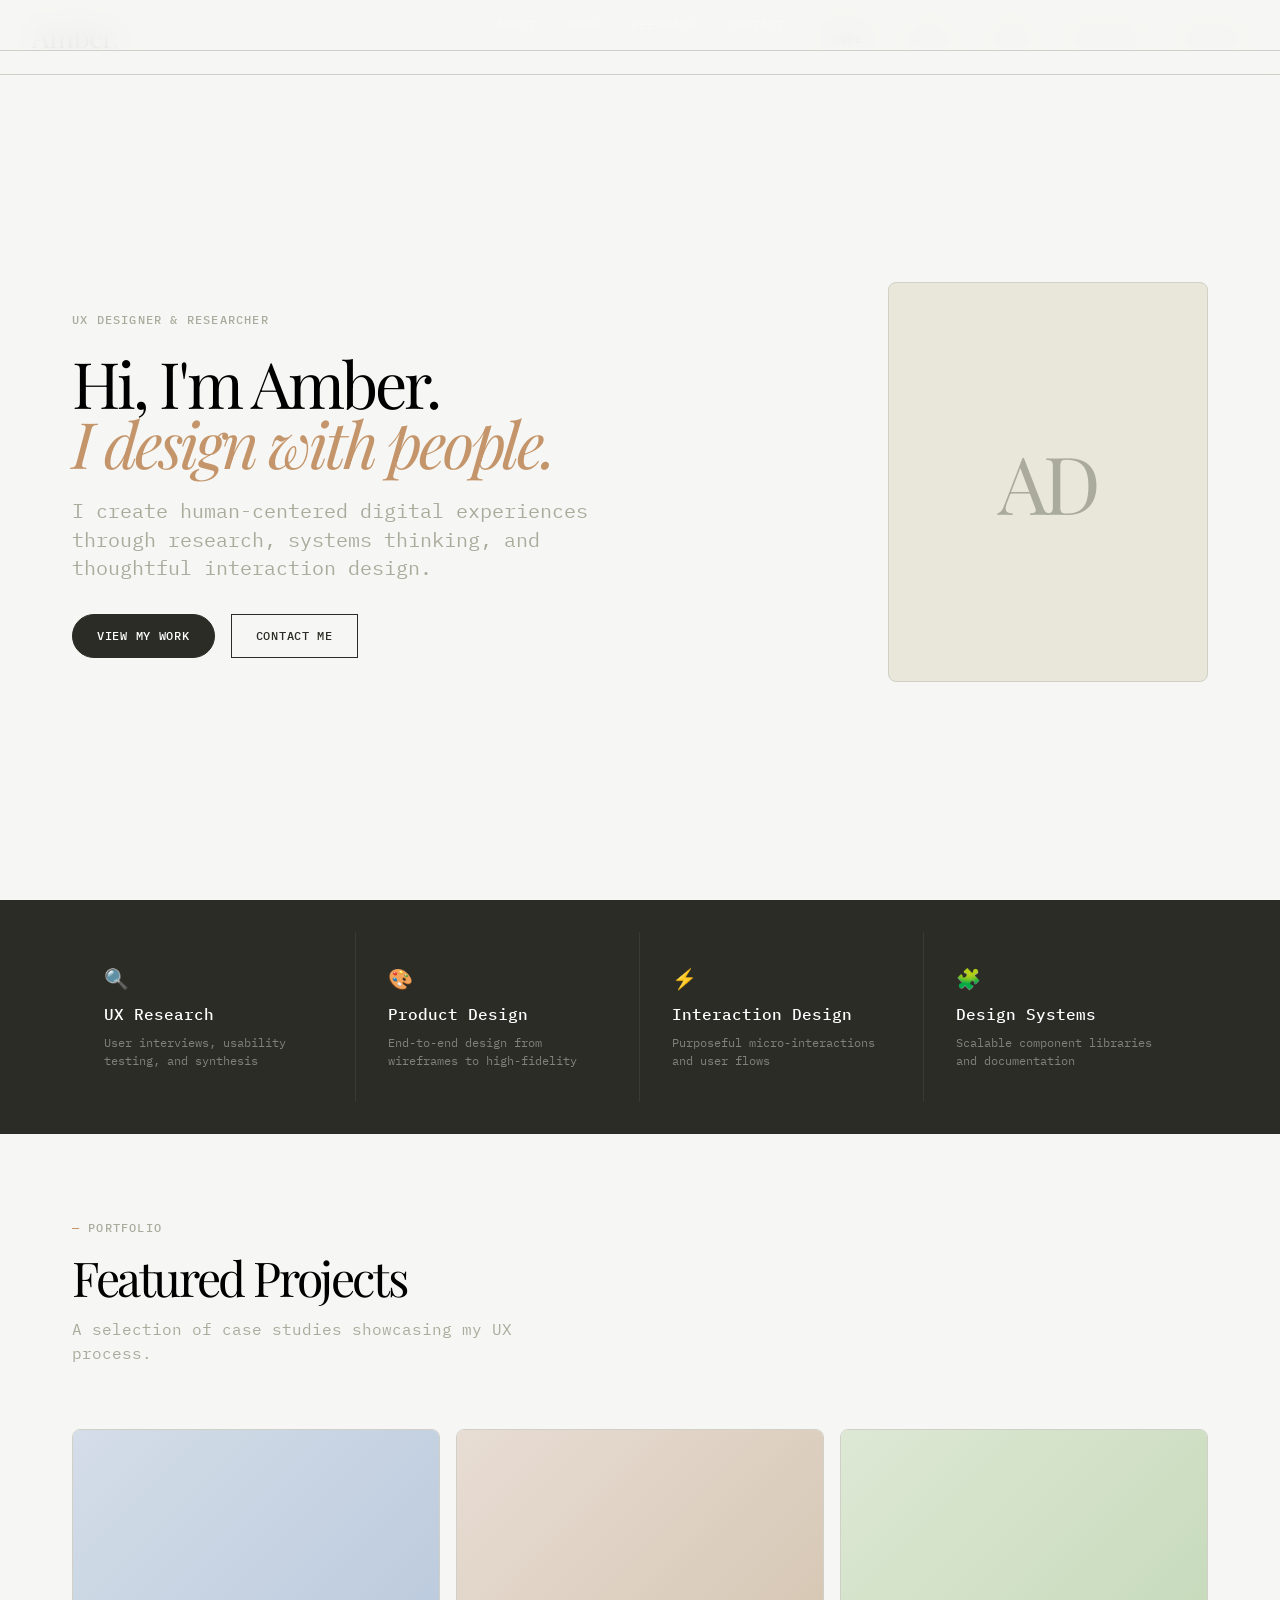
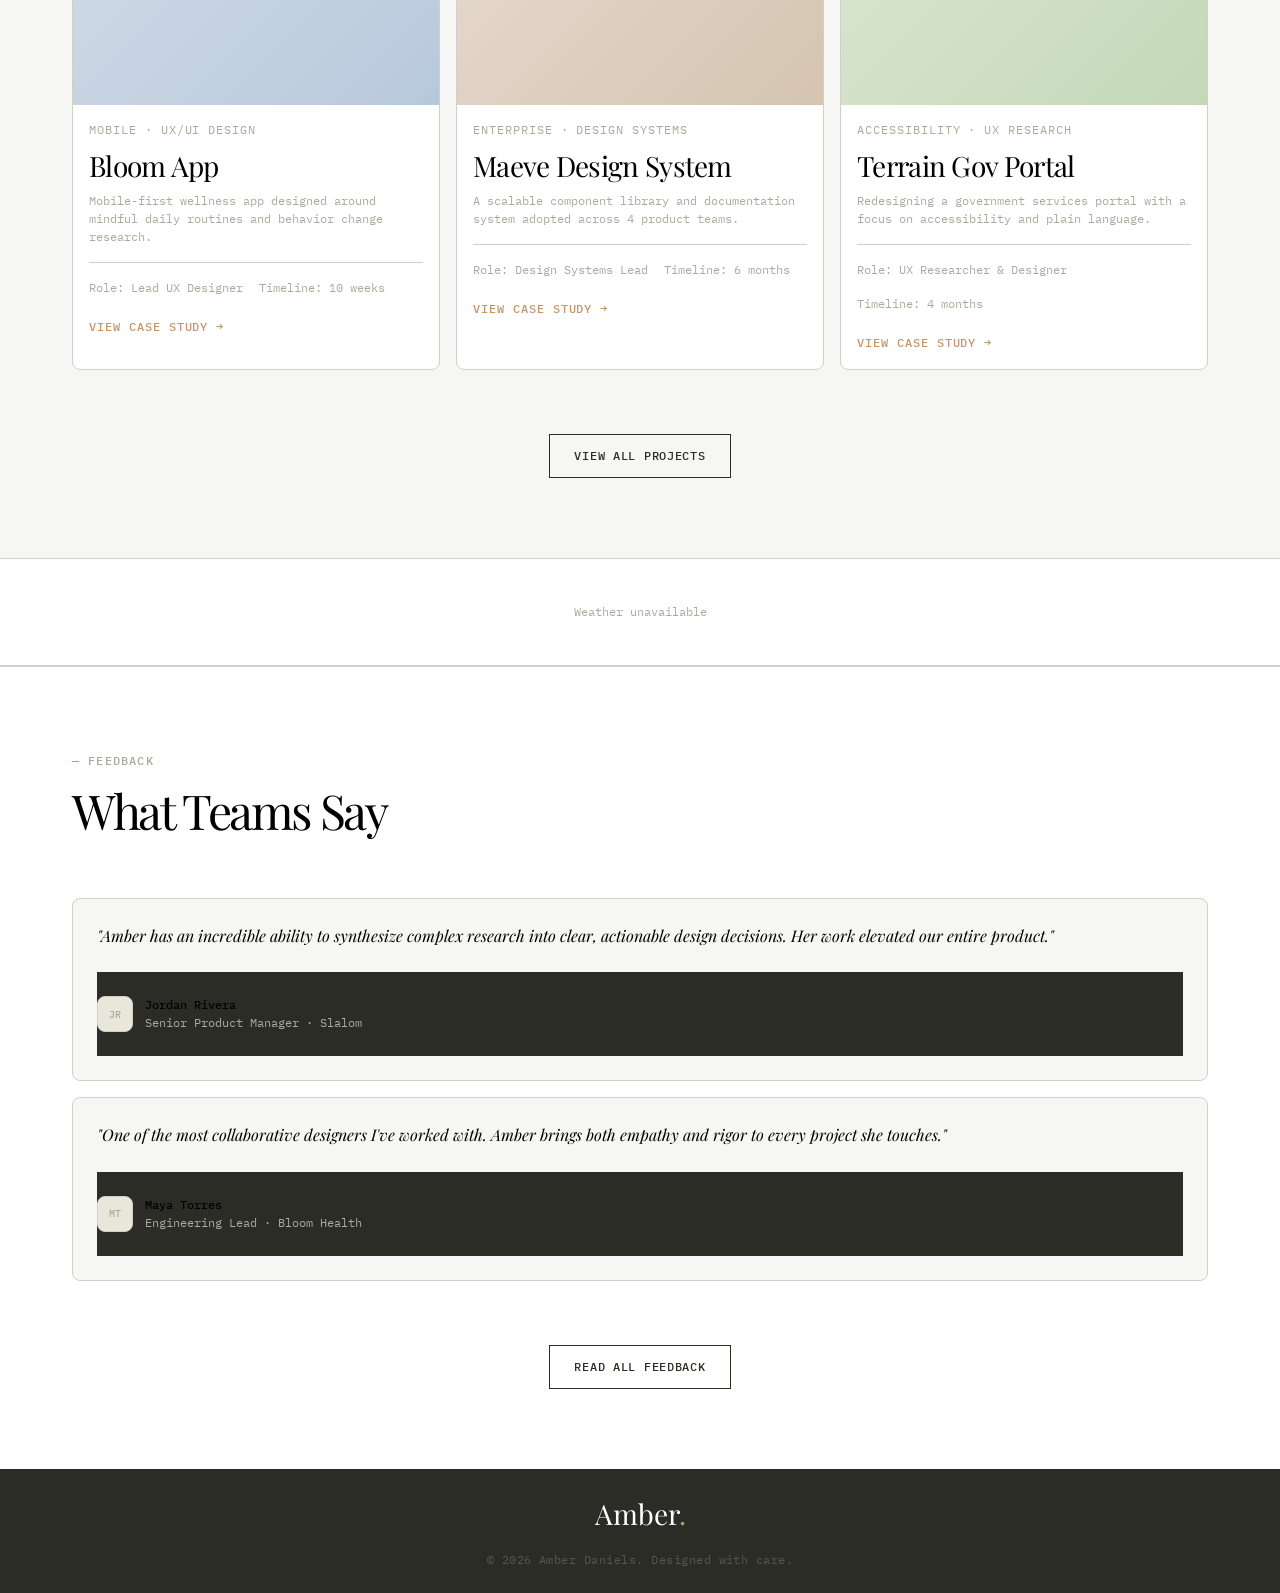
<file: index.html>
<!DOCTYPE html>
<html lang="en">
<head>
  <meta charset="UTF-8" />
  <meta name="viewport" content="width=device-width, initial-scale=1.0" />
  <title>Amber Daniels — UX Designer</title>
  <meta name="description" content="Amber Daniels is a UX Designer crafting human-centered digital experiences through research, design systems, and thoughtful interaction design." />
  <meta property="og:title" content="Amber Daniels — UX Designer" />
  <meta property="og:description" content="UX Designer specializing in research, product design, and interaction design." />
  <meta property="og:type" content="website" />
  <link rel="preconnect" href="https://fonts.googleapis.com" />
  <link rel="preconnect" href="https://fonts.gstatic.com" crossorigin />
  <link href="https://fonts.googleapis.com/css2?family=IBM+Plex+Mono:ital,wght@0,300;0,400;0,500;1,300;1,400&family=Playfair+Display:ital,wght@0,300;0,400;1,300;1,400&display=swap" rel="stylesheet" />
  <link rel="stylesheet" href="css/styles.css" />
</head>
<body>

  <!-- ── Navigation ── -->
  <nav aria-label="Main navigation">
    <a href="index.html" class="nav-logo">Amber<span>.</span></a>
    <ul class="nav-links">
      <li><a href="index.html" class="nav-active">Home</a></li>
      <li><a href="about.html">About</a></li>
      <li><a href="work.html">Work</a></li>
      <li><a href="feedback.html">Feedback</a></li>
      <li><a href="contact.html">Contact</a></li>
    </ul>
  </nav>

  <!-- ── Hero ── -->
  <section class="hero">
    <div class="hero-content">
      <span class="hero-eyebrow">UX Designer &amp; Researcher</span>
      <h1>Hi, I'm Amber.<br><em>I design with people.</em></h1>
      <p>I create human-centered digital experiences through research, systems thinking, and thoughtful interaction design.</p>
      <div class="hero-ctas">
        <a href="work.html" class="btn">View My Work</a>
        <a href="contact.html" class="btn btn-outline">Contact Me</a>
      </div>
    </div>

    <!-- Profile picture -->
    <div class="hero-profile" aria-hidden="true">
      <div class="profile-img-wrap">
        <div class="profile-img-placeholder" aria-label="Amber Daniels">AD</div>
      </div>
      <div class="hero-decoration">
        <div class="circle circle-1"></div>
        <div class="circle circle-2"></div>
      </div>
    </div>
  </section>

  <!-- ── Quick Intro ── -->
  <section class="intro-strip section-sm">
    <div class="container intro-grid">
      <div class="intro-item">
        <span class="intro-icon" aria-hidden="true">🔍</span>
        <strong>UX Research</strong>
        <p>User interviews, usability testing, and synthesis</p>
      </div>
      <div class="intro-item">
        <span class="intro-icon" aria-hidden="true">🎨</span>
        <strong>Product Design</strong>
        <p>End-to-end design from wireframes to high-fidelity</p>
      </div>
      <div class="intro-item">
        <span class="intro-icon" aria-hidden="true">⚡</span>
        <strong>Interaction Design</strong>
        <p>Purposeful micro-interactions and user flows</p>
      </div>
      <div class="intro-item">
        <span class="intro-icon" aria-hidden="true">🧩</span>
        <strong>Design Systems</strong>
        <p>Scalable component libraries and documentation</p>
      </div>
    </div>
  </section>

  <!-- ── Featured Projects ── -->
  <section class="section work-section">
    <div class="container">
      <div class="section-header">
        <span class="section-tag">Portfolio</span>
        <h2>Featured Projects</h2>
        <p>A selection of case studies showcasing my UX process.</p>
      </div>
      <div class="work-grid">

        <article class="work-card">
          <a href="project-bloom.html" class="work-card-img-link">
            <div class="work-card-img" style="background: linear-gradient(135deg, #D4DDE8, #B8C8DC);" role="img" aria-label="Bloom App project thumbnail">
              <span class="work-card-hover-label">View Case Study →</span>
            </div>
          </a>
          <div class="work-card-body">
            <span class="work-tag">Mobile · UX/UI Design</span>
            <h3>Bloom App</h3>
            <p>Mobile-first wellness app designed around mindful daily routines and behavior change research.</p>
            <div class="work-meta">
              <span>Role: Lead UX Designer</span>
              <span>Timeline: 10 weeks</span>
            </div>
            <a href="project-bloom.html" class="work-card-link">View Case Study →</a>
          </div>
        </article>

        <article class="work-card">
          <a href="project-maeve.html" class="work-card-img-link">
            <div class="work-card-img" style="background: linear-gradient(135deg, #E8DDD4, #D4C4B0);" role="img" aria-label="Maeve Design System project thumbnail">
              <span class="work-card-hover-label">View Case Study →</span>
            </div>
          </a>
          <div class="work-card-body">
            <span class="work-tag">Enterprise · Design Systems</span>
            <h3>Maeve Design System</h3>
            <p>A scalable component library and documentation system adopted across 4 product teams.</p>
            <div class="work-meta">
              <span>Role: Design Systems Lead</span>
              <span>Timeline: 6 months</span>
            </div>
            <a href="project-maeve.html" class="work-card-link">View Case Study →</a>
          </div>
        </article>

        <article class="work-card">
          <a href="project-terrain.html" class="work-card-img-link">
            <div class="work-card-img" style="background: linear-gradient(135deg, #DDE8D4, #C4D8B8);" role="img" aria-label="Terrain project thumbnail">
              <span class="work-card-hover-label">View Case Study →</span>
            </div>
          </a>
          <div class="work-card-body">
            <span class="work-tag">Accessibility · UX Research</span>
            <h3>Terrain Gov Portal</h3>
            <p>Redesigning a government services portal with a focus on accessibility and plain language.</p>
            <div class="work-meta">
              <span>Role: UX Researcher &amp; Designer</span>
              <span>Timeline: 4 months</span>
            </div>
            <a href="project-terrain.html" class="work-card-link">View Case Study →</a>
          </div>
        </article>

      </div>
      <div class="section-cta">
        <a href="work.html" class="btn btn-outline">View All Projects</a>
      </div>
    </div>
  </section>

  <!-- ── Weather Widget ── -->
  <section class="section-sm weather-section">
    <div class="container">
      <div class="weather-widget" id="weather-widget" aria-live="polite">
        <div class="weather-loading">Fetching your local weather…</div>
      </div>
    </div>
  </section>

  <!-- ── Testimonial Preview ── -->
  <section class="section feedback-preview-section">
    <div class="container">
      <div class="section-header">
        <span class="section-tag">Feedback</span>
        <h2>What Teams Say</h2>
      </div>
      <div class="quotes-grid">

        <blockquote class="quote-card">
          <p class="quote-text">"Amber has an incredible ability to synthesize complex research into clear, actionable design decisions. Her work elevated our entire product."</p>
          <footer class="quote-author">
            <div class="quote-avatar" aria-hidden="true">JR</div>
            <div>
              <strong>Jordan Rivera</strong>
              <span>Senior Product Manager · Slalom</span>
            </div>
          </footer>
        </blockquote>

        <blockquote class="quote-card">
          <p class="quote-text">"One of the most collaborative designers I've worked with. Amber brings both empathy and rigor to every project she touches."</p>
          <footer class="quote-author">
            <div class="quote-avatar" aria-hidden="true">MT</div>
            <div>
              <strong>Maya Torres</strong>
              <span>Engineering Lead · Bloom Health</span>
            </div>
          </footer>
        </blockquote>

      </div>
      <div class="section-cta">
        <a href="feedback.html" class="btn btn-outline">Read All Feedback</a>
      </div>
    </div>
  </section>

  <!-- ── Footer ── -->
  <footer>
    <div class="container footer-inner">
      <div class="footer-logo">Amber<span>.</span></div>
      <nav class="footer-nav" aria-label="Footer navigation">
        <a href="about.html">About</a>
        <a href="work.html">Work</a>
        <a href="feedback.html">Feedback</a>
        <a href="contact.html">Contact</a>
      </nav>
      <p class="footer-copy">&copy; 2026 Amber Daniels. Designed with care.</p>
    </div>
  </footer>

  <script src="js/weather.js"></script>
</body>
</html>
</file>
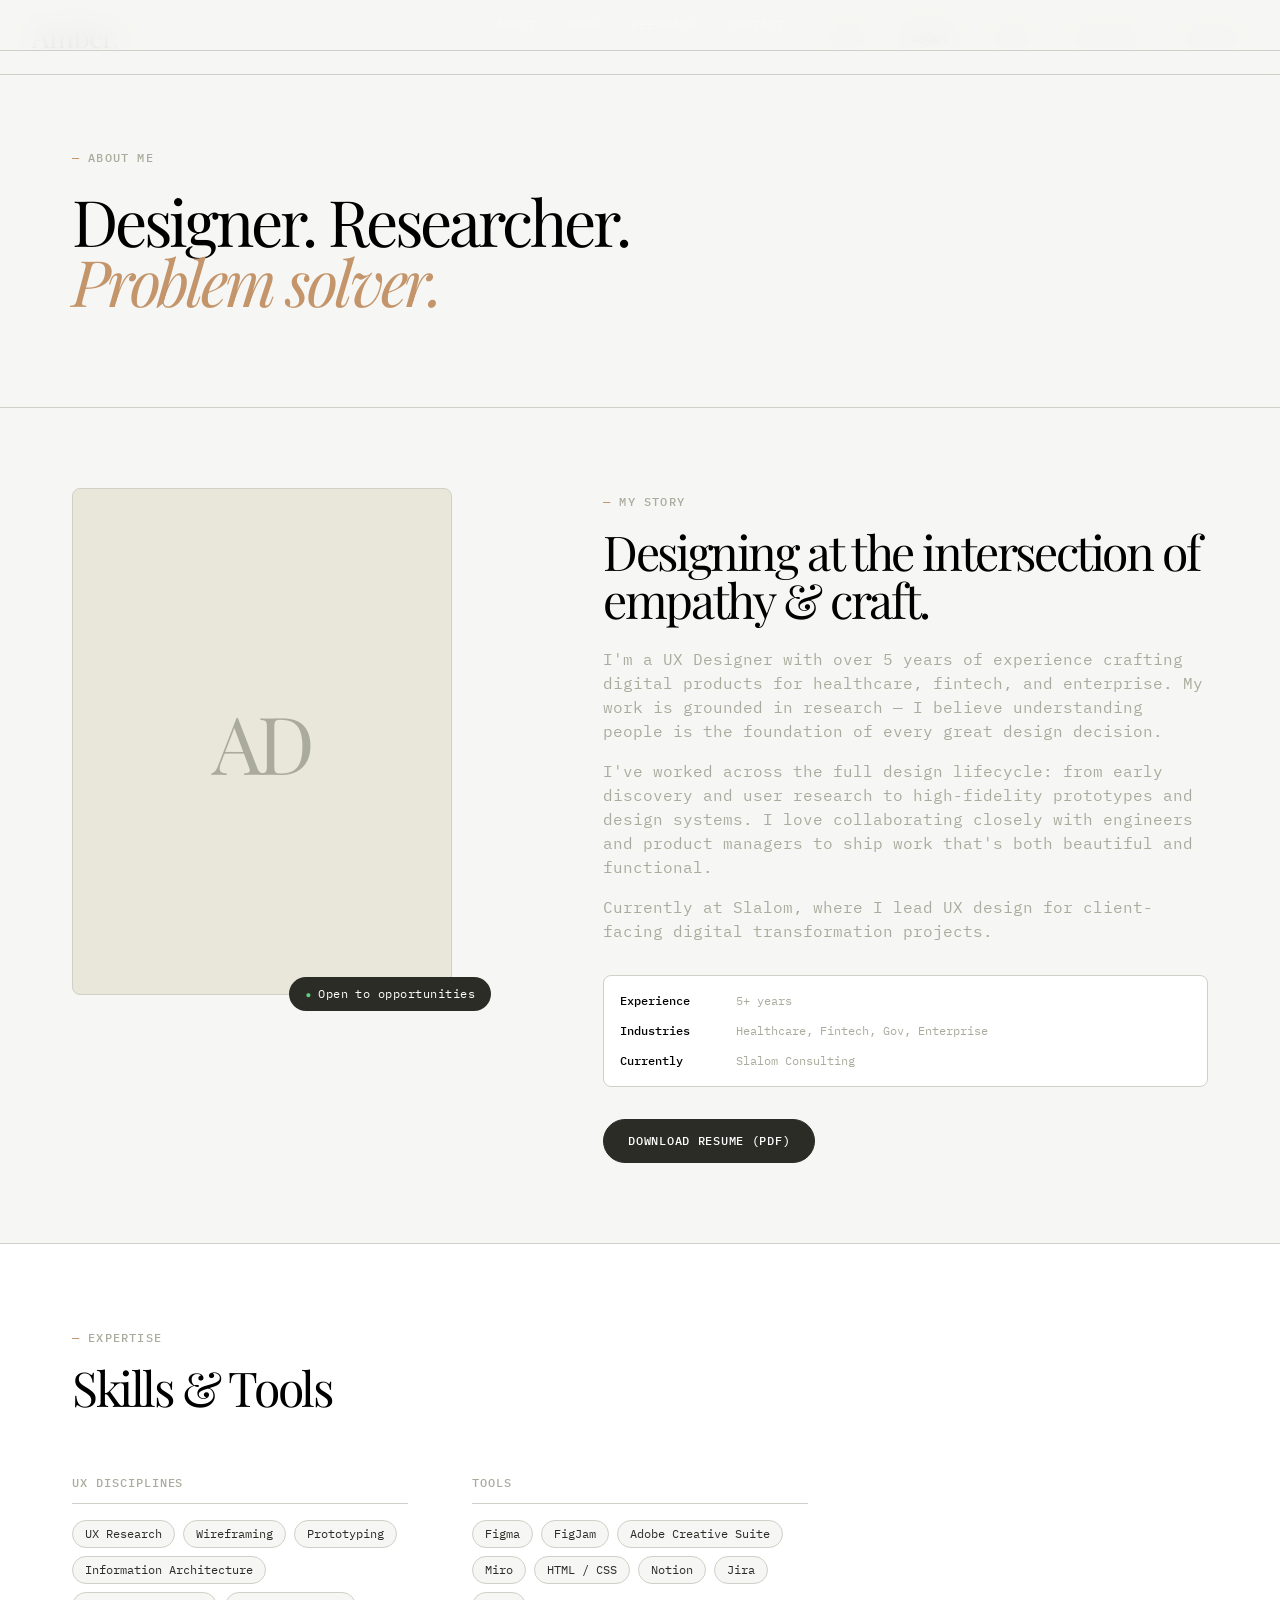
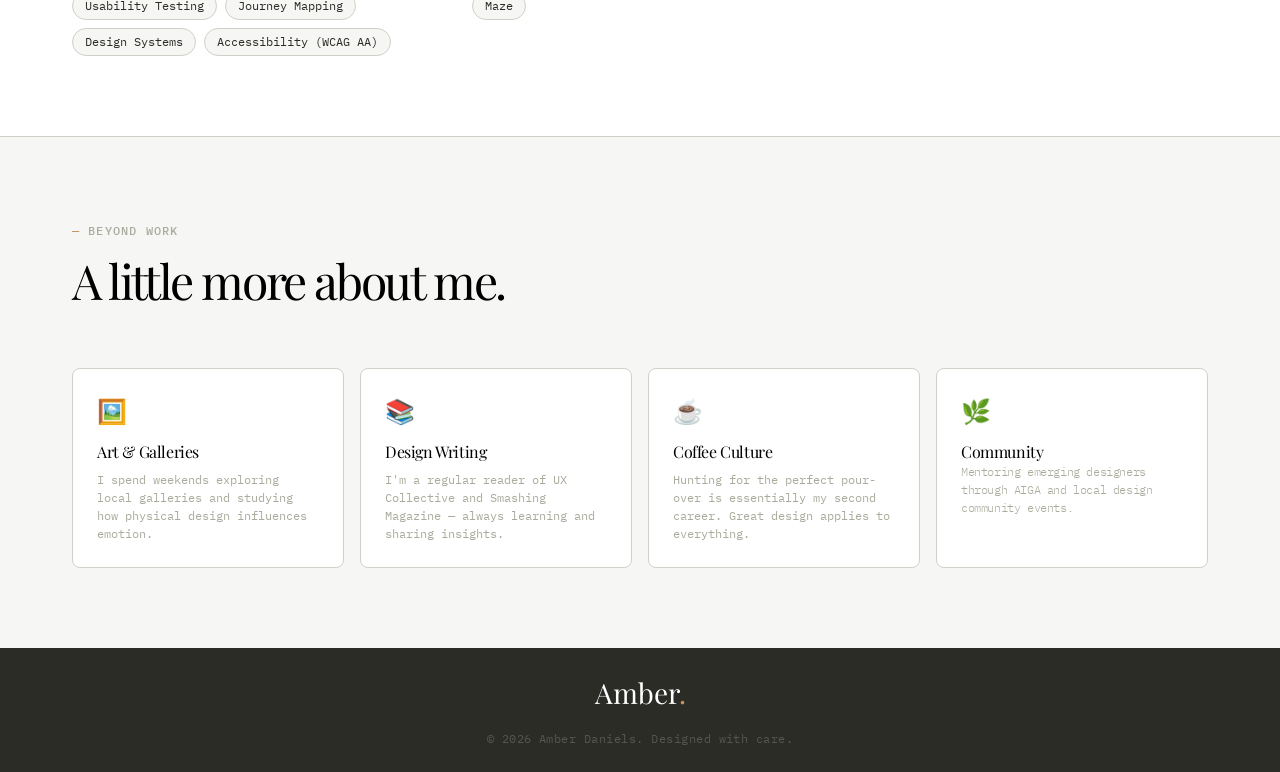
<file: about.html>
<!DOCTYPE html>
<html lang="en">
<head>
  <meta charset="UTF-8" />
  <meta name="viewport" content="width=device-width, initial-scale=1.0" />
  <title>About — Amber Daniels, UX Designer</title>
  <meta name="description" content="Learn about Amber Daniels — a UX Designer with a passion for human-centered design, research, and accessibility." />
  <meta property="og:title" content="About — Amber Daniels, UX Designer" />
  <meta property="og:type" content="website" />
  <link rel="preconnect" href="https://fonts.googleapis.com" />
  <link rel="preconnect" href="https://fonts.gstatic.com" crossorigin />
  <link href="https://fonts.googleapis.com/css2?family=IBM+Plex+Mono:ital,wght@0,300;0,400;0,500;1,300;1,400&family=Playfair+Display:ital,wght@0,300;0,400;1,300;1,400&display=swap" rel="stylesheet" />
  <link rel="stylesheet" href="css/styles.css" />
</head>
<body>

  <!-- ── Navigation ── -->
  <nav aria-label="Main navigation">
    <a href="index.html" class="nav-logo">Amber<span>.</span></a>
    <ul class="nav-links">
      <li><a href="index.html">Home</a></li>
      <li><a href="about.html" class="nav-active">About</a></li>
      <li><a href="work.html">Work</a></li>
      <li><a href="feedback.html">Feedback</a></li>
      <li><a href="contact.html">Contact</a></li>
    </ul>
  </nav>

  <!-- ── Page Hero ── -->
  <section class="page-hero">
    <div class="container">
      <span class="section-tag">About Me</span>
      <h1>Designer. Researcher.<br><em>Problem solver.</em></h1>
    </div>
  </section>

  <!-- ── Bio & Photo ── -->
  <section class="section about-section">
    <div class="container about-grid">

      <div class="about-visual">
        <div class="about-img-placeholder" aria-label="Amber Daniels profile photo">AD</div>
        <div class="about-tag-pill">Open to opportunities</div>
      </div>

      <div class="about-text">
        <span class="section-tag">My Story</span>
        <h2>Designing at the intersection of empathy &amp; craft.</h2>
        <p>I'm a UX Designer with over 5 years of experience crafting digital products for healthcare, fintech, and enterprise. My work is grounded in research — I believe understanding people is the foundation of every great design decision.</p>
        <p>I've worked across the full design lifecycle: from early discovery and user research to high-fidelity prototypes and design systems. I love collaborating closely with engineers and product managers to ship work that's both beautiful and functional.</p>
        <p>Currently at Slalom, where I lead UX design for client-facing digital transformation projects.</p>

        <div class="about-details">
          <div class="about-detail-item">
            <span class="about-detail-label">Experience</span>
            <span>5+ years</span>
          </div>
          <div class="about-detail-item">
            <span class="about-detail-label">Industries</span>
            <span>Healthcare, Fintech, Gov, Enterprise</span>
          </div>
          <div class="about-detail-item">
            <span class="about-detail-label">Currently</span>
            <span>Slalom Consulting</span>
          </div>
        </div>

        <a href="#" class="btn" download>Download Resume (PDF)</a>
      </div>

    </div>
  </section>

  <!-- ── Skills ── -->
  <section class="section skills-section">
    <div class="container">
      <div class="section-header">
        <span class="section-tag">Expertise</span>
        <h2>Skills &amp; Tools</h2>
      </div>
      <div class="skills-categories">

        <div class="skills-group">
          <h3>UX Disciplines</h3>
          <div class="skills-list">
            <span class="skill-chip">UX Research</span>
            <span class="skill-chip">Wireframing</span>
            <span class="skill-chip">Prototyping</span>
            <span class="skill-chip">Information Architecture</span>
            <span class="skill-chip">Usability Testing</span>
            <span class="skill-chip">Journey Mapping</span>
            <span class="skill-chip">Design Systems</span>
            <span class="skill-chip">Accessibility (WCAG AA)</span>
          </div>
        </div>

        <div class="skills-group">
          <h3>Tools</h3>
          <div class="skills-list">
            <span class="skill-chip">Figma</span>
            <span class="skill-chip">FigJam</span>
            <span class="skill-chip">Adobe Creative Suite</span>
            <span class="skill-chip">Miro</span>
            <span class="skill-chip">HTML / CSS</span>
            <span class="skill-chip">Notion</span>
            <span class="skill-chip">Jira</span>
            <span class="skill-chip">Maze</span>
          </div>
        </div>

      </div>
    </div>
  </section>

  <!-- ── Personal Interests ── -->
  <section class="section interests-section">
    <div class="container">
      <div class="section-header">
        <span class="section-tag">Beyond Work</span>
        <h2>A little more about me.</h2>
      </div>
      <div class="interests-grid">
        <div class="interest-card">
          <span class="interest-icon" aria-hidden="true">🖼️</span>
          <h3>Art &amp; Galleries</h3>
          <p>I spend weekends exploring local galleries and studying how physical design influences emotion.</p>
        </div>
        <div class="interest-card">
          <span class="interest-icon" aria-hidden="true">📚</span>
          <h3>Design Writing</h3>
          <p>I'm a regular reader of UX Collective and Smashing Magazine — always learning and sharing insights.</p>
        </div>
        <div class="interest-card">
          <span class="interest-icon" aria-hidden="true">☕</span>
          <h3>Coffee Culture</h3>
          <p>Hunting for the perfect pour-over is essentially my second career. Great design applies to everything.</p>
        </div>
        <div class="interest-card">
          <span class="interest-icon" aria-hidden="true">🌿</span>
          <h3>Community</span>
          <p>Mentoring emerging designers through AIGA and local design community events.</p>
        </div>
      </div>
    </div>
  </section>

  <!-- ── Footer ── -->
  <footer>
    <div class="container footer-inner">
      <div class="footer-logo">Amber<span>.</span></div>
      <nav class="footer-nav" aria-label="Footer navigation">
        <a href="about.html">About</a>
        <a href="work.html">Work</a>
        <a href="feedback.html">Feedback</a>
        <a href="contact.html">Contact</a>
      </nav>
      <p class="footer-copy">&copy; 2026 Amber Daniels. Designed with care.</p>
    </div>
  </footer>

</body>
</html>
</file>
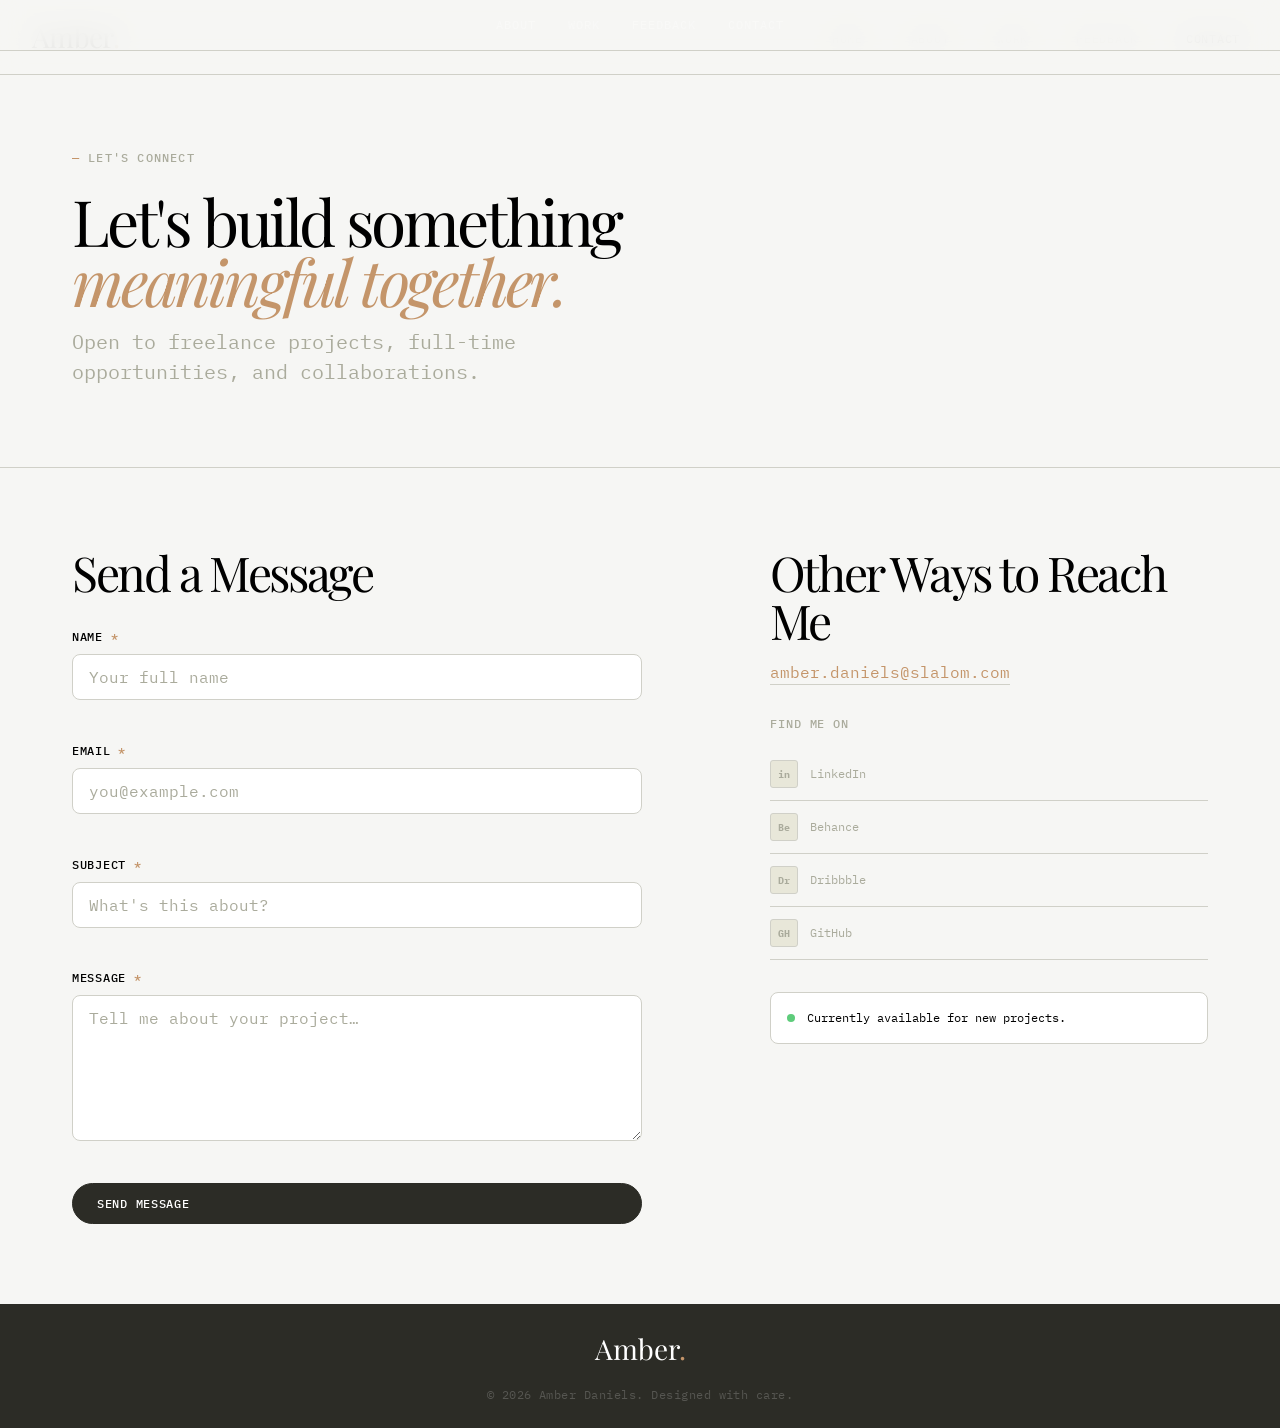
<file: contact.html>
<!DOCTYPE html>
<html lang="en">
<head>
  <meta charset="UTF-8" />
  <meta name="viewport" content="width=device-width, initial-scale=1.0" />
  <title>Contact — Amber Daniels, UX Designer</title>
  <meta name="description" content="Get in touch with Amber Daniels for freelance projects, collaborations, or full-time opportunities." />
  <meta property="og:title" content="Contact — Amber Daniels, UX Designer" />
  <meta property="og:type" content="website" />
  <link rel="preconnect" href="https://fonts.googleapis.com" />
  <link rel="preconnect" href="https://fonts.gstatic.com" crossorigin />
  <link href="https://fonts.googleapis.com/css2?family=IBM+Plex+Mono:ital,wght@0,300;0,400;0,500;1,300;1,400&family=Playfair+Display:ital,wght@0,300;0,400;1,300;1,400&display=swap" rel="stylesheet" />
  <link rel="stylesheet" href="css/styles.css" />
</head>
<body>

  <!-- ── Navigation ── -->
  <nav aria-label="Main navigation">
    <a href="index.html" class="nav-logo">Amber<span>.</span></a>
    <ul class="nav-links">
      <li><a href="index.html">Home</a></li>
      <li><a href="about.html">About</a></li>
      <li><a href="work.html">Work</a></li>
      <li><a href="feedback.html">Feedback</a></li>
      <li><a href="contact.html" class="nav-active">Contact</a></li>
    </ul>
  </nav>

  <!-- ── Page Hero ── -->
  <section class="page-hero">
    <div class="container">
      <span class="section-tag">Let's Connect</span>
      <h1>Let's build something<br><em>meaningful together.</em></h1>
      <p>Open to freelance projects, full-time opportunities, and collaborations.</p>
    </div>
  </section>

  <!-- ── Contact Layout ── -->
  <section class="section contact-page-section">
    <div class="container contact-page-grid">

      <!-- Form -->
      <div class="contact-form-wrap">
        <h2>Send a Message</h2>
        <form class="contact-form" id="contact-form" novalidate>

          <div class="form-group">
            <label for="name">Name <span aria-hidden="true">*</span></label>
            <input type="text" id="name" name="name" autocomplete="name" required placeholder="Your full name" />
            <span class="form-error" id="name-error" aria-live="polite"></span>
          </div>

          <div class="form-group">
            <label for="email">Email <span aria-hidden="true">*</span></label>
            <input type="email" id="email" name="email" autocomplete="email" required placeholder="you@example.com" />
            <span class="form-error" id="email-error" aria-live="polite"></span>
          </div>

          <div class="form-group">
            <label for="subject">Subject <span aria-hidden="true">*</span></label>
            <input type="text" id="subject" name="subject" required placeholder="What's this about?" />
            <span class="form-error" id="subject-error" aria-live="polite"></span>
          </div>

          <div class="form-group">
            <label for="message">Message <span aria-hidden="true">*</span></label>
            <textarea id="message" name="message" rows="6" required placeholder="Tell me about your project…"></textarea>
            <span class="form-error" id="message-error" aria-live="polite"></span>
          </div>

          <button type="submit" class="btn">Send Message</button>
          <div class="form-success" id="form-success" role="alert" aria-live="polite" hidden>
            ✓ Thanks! I'll get back to you soon.
          </div>

        </form>
      </div>

      <!-- Info -->
      <aside class="contact-info">
        <h2>Other Ways to Reach Me</h2>
        <a href="mailto:amber.daniels@slalom.com" class="contact-email-link">amber.daniels@slalom.com</a>

        <h3>Find Me On</h3>
        <div class="social-links social-links--vertical">
          <a href="https://linkedin.com" target="_blank" rel="noopener noreferrer" class="social-link-item">
            <span class="social-icon" aria-hidden="true">in</span>
            LinkedIn
          </a>
          <a href="https://behance.net" target="_blank" rel="noopener noreferrer" class="social-link-item">
            <span class="social-icon" aria-hidden="true">Be</span>
            Behance
          </a>
          <a href="https://dribbble.com" target="_blank" rel="noopener noreferrer" class="social-link-item">
            <span class="social-icon" aria-hidden="true">Dr</span>
            Dribbble
          </a>
          <a href="https://github.com/PressurebyAD11" target="_blank" rel="noopener noreferrer" class="social-link-item">
            <span class="social-icon" aria-hidden="true">GH</span>
            GitHub
          </a>
        </div>

        <div class="contact-availability">
          <span class="availability-dot" aria-hidden="true"></span>
          <p>Currently available for new projects.</p>
        </div>
      </aside>

    </div>
  </section>

  <!-- ── Footer ── -->
  <footer>
    <div class="container footer-inner">
      <div class="footer-logo">Amber<span>.</span></div>
      <nav class="footer-nav" aria-label="Footer navigation">
        <a href="about.html">About</a>
        <a href="work.html">Work</a>
        <a href="feedback.html">Feedback</a>
        <a href="contact.html">Contact</a>
      </nav>
      <p class="footer-copy">&copy; 2026 Amber Daniels. Designed with care.</p>
    </div>
  </footer>

  <script src="js/contact.js"></script>
</body>
</html>
</file>
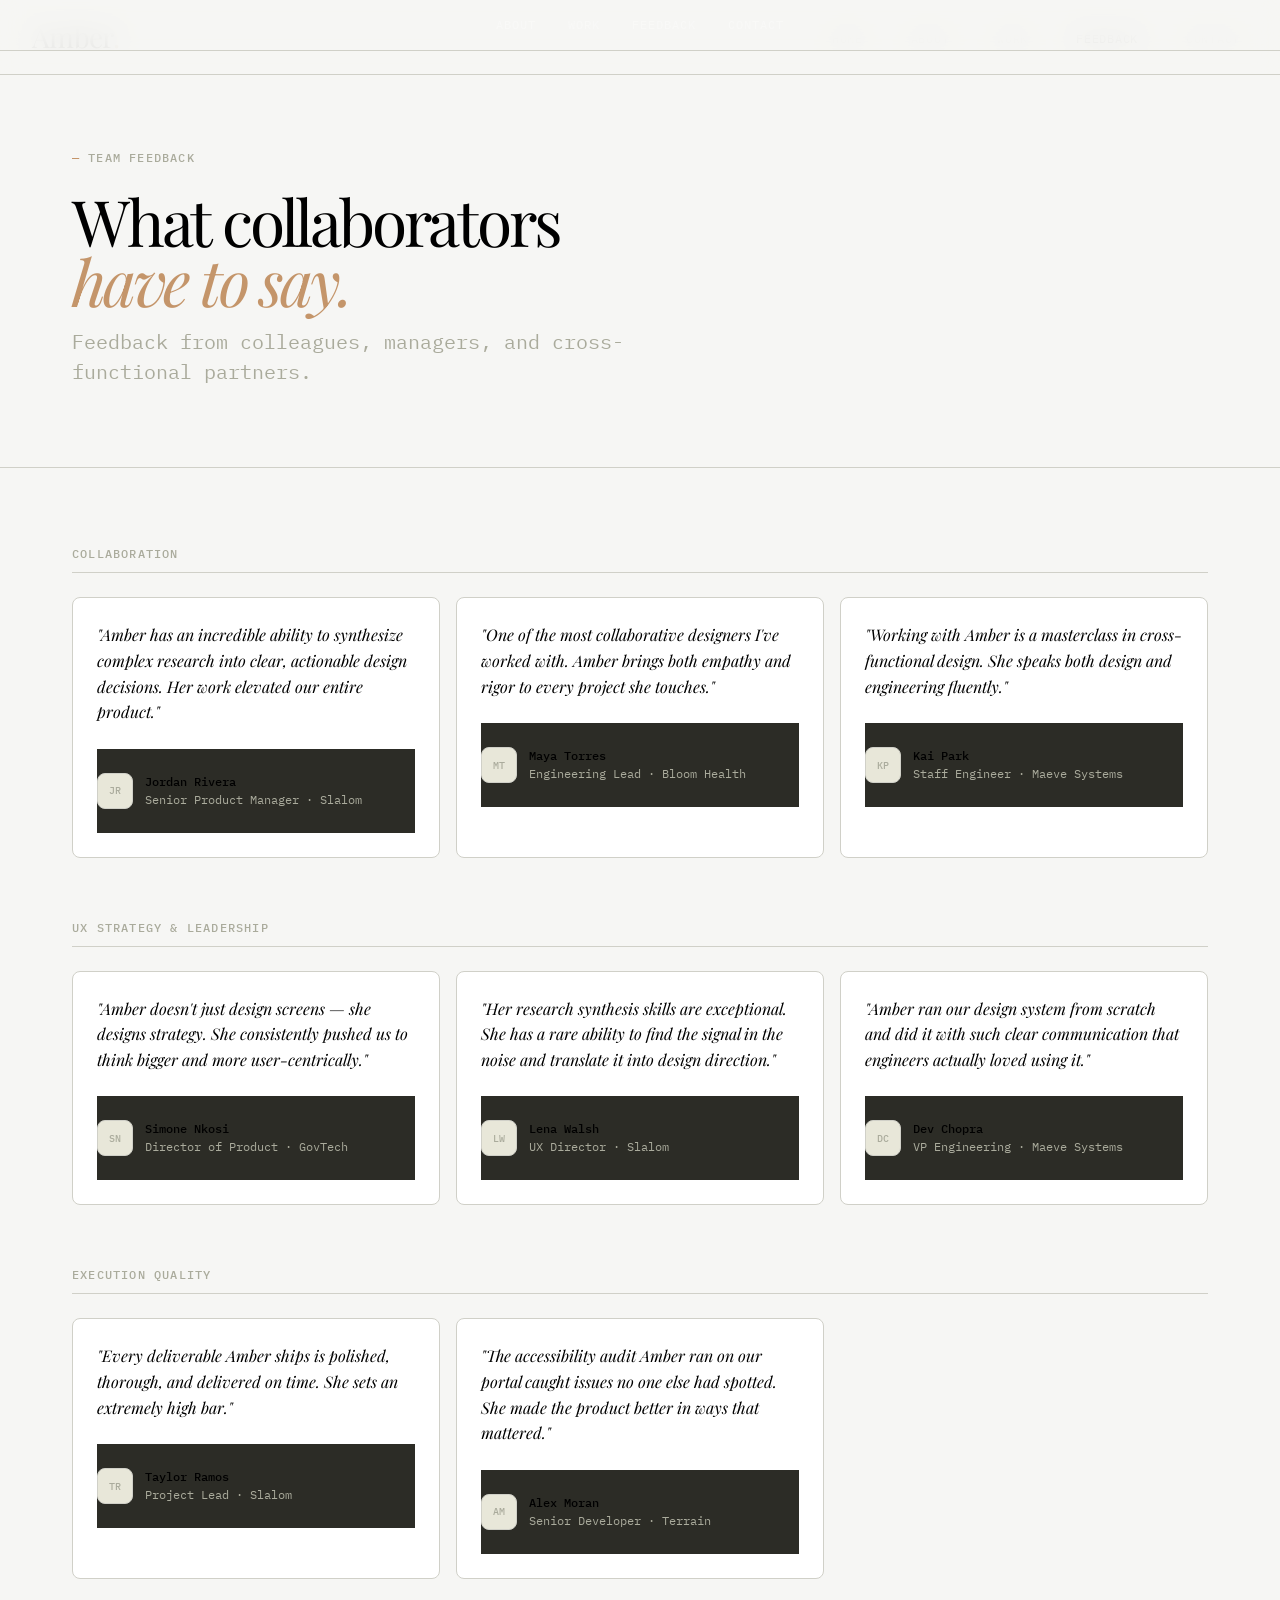
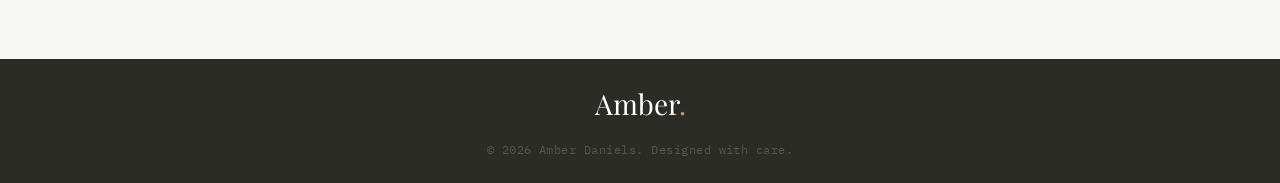
<file: feedback.html>
<!DOCTYPE html>
<html lang="en">
<head>
  <meta charset="UTF-8" />
  <meta name="viewport" content="width=device-width, initial-scale=1.0" />
  <title>Feedback — Amber Daniels, UX Designer</title>
  <meta name="description" content="Performance feedback and testimonials for Amber Daniels from collaborators and team members." />
  <meta property="og:title" content="Feedback — Amber Daniels, UX Designer" />
  <meta property="og:type" content="website" />
  <link rel="preconnect" href="https://fonts.googleapis.com" />
  <link rel="preconnect" href="https://fonts.gstatic.com" crossorigin />
  <link href="https://fonts.googleapis.com/css2?family=IBM+Plex+Mono:ital,wght@0,300;0,400;0,500;1,300;1,400&family=Playfair+Display:ital,wght@0,300;0,400;1,300;1,400&display=swap" rel="stylesheet" />
  <link rel="stylesheet" href="css/styles.css" />
</head>
<body>

  <!-- ── Navigation ── -->
  <nav aria-label="Main navigation">
    <a href="index.html" class="nav-logo">Amber<span>.</span></a>
    <ul class="nav-links">
      <li><a href="index.html">Home</a></li>
      <li><a href="about.html">About</a></li>
      <li><a href="work.html">Work</a></li>
      <li><a href="feedback.html" class="nav-active">Feedback</a></li>
      <li><a href="contact.html">Contact</a></li>
    </ul>
  </nav>

  <!-- ── Page Hero ── -->
  <section class="page-hero">
    <div class="container">
      <span class="section-tag">Team Feedback</span>
      <h1>What collaborators<br><em>have to say.</em></h1>
      <p>Feedback from colleagues, managers, and cross-functional partners.</p>
    </div>
  </section>

  <!-- ── Quotes ── -->
  <section class="section feedback-section">
    <div class="container">

      <div class="feedback-category">
        <h2 class="feedback-category-title">Collaboration</h2>
        <div class="quotes-grid quotes-grid--3">

          <blockquote class="quote-card">
            <p class="quote-text">"Amber has an incredible ability to synthesize complex research into clear, actionable design decisions. Her work elevated our entire product."</p>
            <footer class="quote-author">
              <div class="quote-avatar" aria-hidden="true">JR</div>
              <div>
                <strong>Jordan Rivera</strong>
                <span>Senior Product Manager · Slalom</span>
              </div>
            </footer>
          </blockquote>

          <blockquote class="quote-card">
            <p class="quote-text">"One of the most collaborative designers I've worked with. Amber brings both empathy and rigor to every project she touches."</p>
            <footer class="quote-author">
              <div class="quote-avatar" aria-hidden="true">MT</div>
              <div>
                <strong>Maya Torres</strong>
                <span>Engineering Lead · Bloom Health</span>
              </div>
            </footer>
          </blockquote>

          <blockquote class="quote-card">
            <p class="quote-text">"Working with Amber is a masterclass in cross-functional design. She speaks both design and engineering fluently."</p>
            <footer class="quote-author">
              <div class="quote-avatar" aria-hidden="true">KP</div>
              <div>
                <strong>Kai Park</strong>
                <span>Staff Engineer · Maeve Systems</span>
              </div>
            </footer>
          </blockquote>

        </div>
      </div>

      <div class="feedback-category">
        <h2 class="feedback-category-title">UX Strategy &amp; Leadership</h2>
        <div class="quotes-grid quotes-grid--3">

          <blockquote class="quote-card">
            <p class="quote-text">"Amber doesn't just design screens — she designs strategy. She consistently pushed us to think bigger and more user-centrically."</p>
            <footer class="quote-author">
              <div class="quote-avatar" aria-hidden="true">SN</div>
              <div>
                <strong>Simone Nkosi</strong>
                <span>Director of Product · GovTech</span>
              </div>
            </footer>
          </blockquote>

          <blockquote class="quote-card">
            <p class="quote-text">"Her research synthesis skills are exceptional. She has a rare ability to find the signal in the noise and translate it into design direction."</p>
            <footer class="quote-author">
              <div class="quote-avatar" aria-hidden="true">LW</div>
              <div>
                <strong>Lena Walsh</strong>
                <span>UX Director · Slalom</span>
              </div>
            </footer>
          </blockquote>

          <blockquote class="quote-card">
            <p class="quote-text">"Amber ran our design system from scratch and did it with such clear communication that engineers actually loved using it."</p>
            <footer class="quote-author">
              <div class="quote-avatar" aria-hidden="true">DC</div>
              <div>
                <strong>Dev Chopra</strong>
                <span>VP Engineering · Maeve Systems</span>
              </div>
            </footer>
          </blockquote>

        </div>
      </div>

      <div class="feedback-category">
        <h2 class="feedback-category-title">Execution Quality</h2>
        <div class="quotes-grid quotes-grid--2">

          <blockquote class="quote-card">
            <p class="quote-text">"Every deliverable Amber ships is polished, thorough, and delivered on time. She sets an extremely high bar."</p>
            <footer class="quote-author">
              <div class="quote-avatar" aria-hidden="true">TR</div>
              <div>
                <strong>Taylor Ramos</strong>
                <span>Project Lead · Slalom</span>
              </div>
            </footer>
          </blockquote>

          <blockquote class="quote-card">
            <p class="quote-text">"The accessibility audit Amber ran on our portal caught issues no one else had spotted. She made the product better in ways that mattered."</p>
            <footer class="quote-author">
              <div class="quote-avatar" aria-hidden="true">AM</div>
              <div>
                <strong>Alex Moran</strong>
                <span>Senior Developer · Terrain</span>
              </div>
            </footer>
          </blockquote>

        </div>
      </div>

    </div>
  </section>

  <!-- ── Footer ── -->
  <footer>
    <div class="container footer-inner">
      <div class="footer-logo">Amber<span>.</span></div>
      <nav class="footer-nav" aria-label="Footer navigation">
        <a href="about.html">About</a>
        <a href="work.html">Work</a>
        <a href="feedback.html">Feedback</a>
        <a href="contact.html">Contact</a>
      </nav>
      <p class="footer-copy">&copy; 2026 Amber Daniels. Designed with care.</p>
    </div>
  </footer>

</body>
</html>
</file>
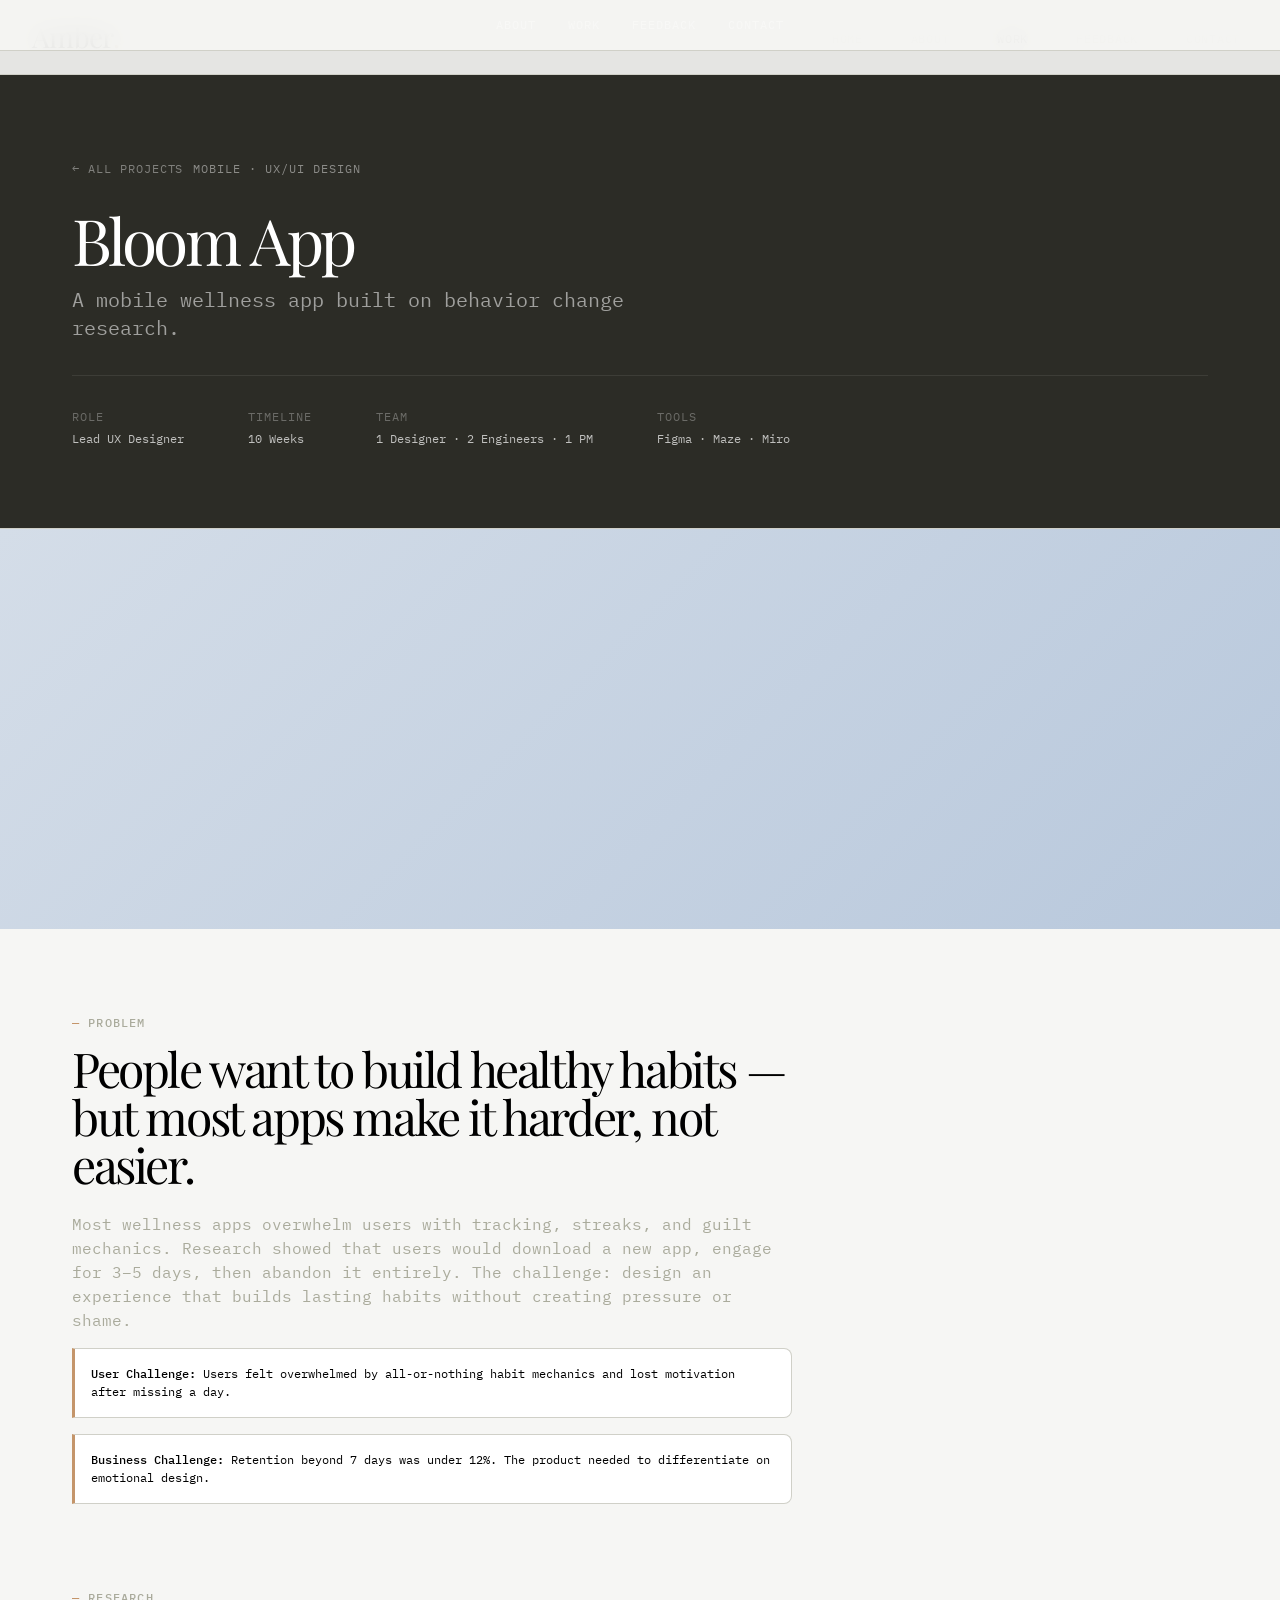
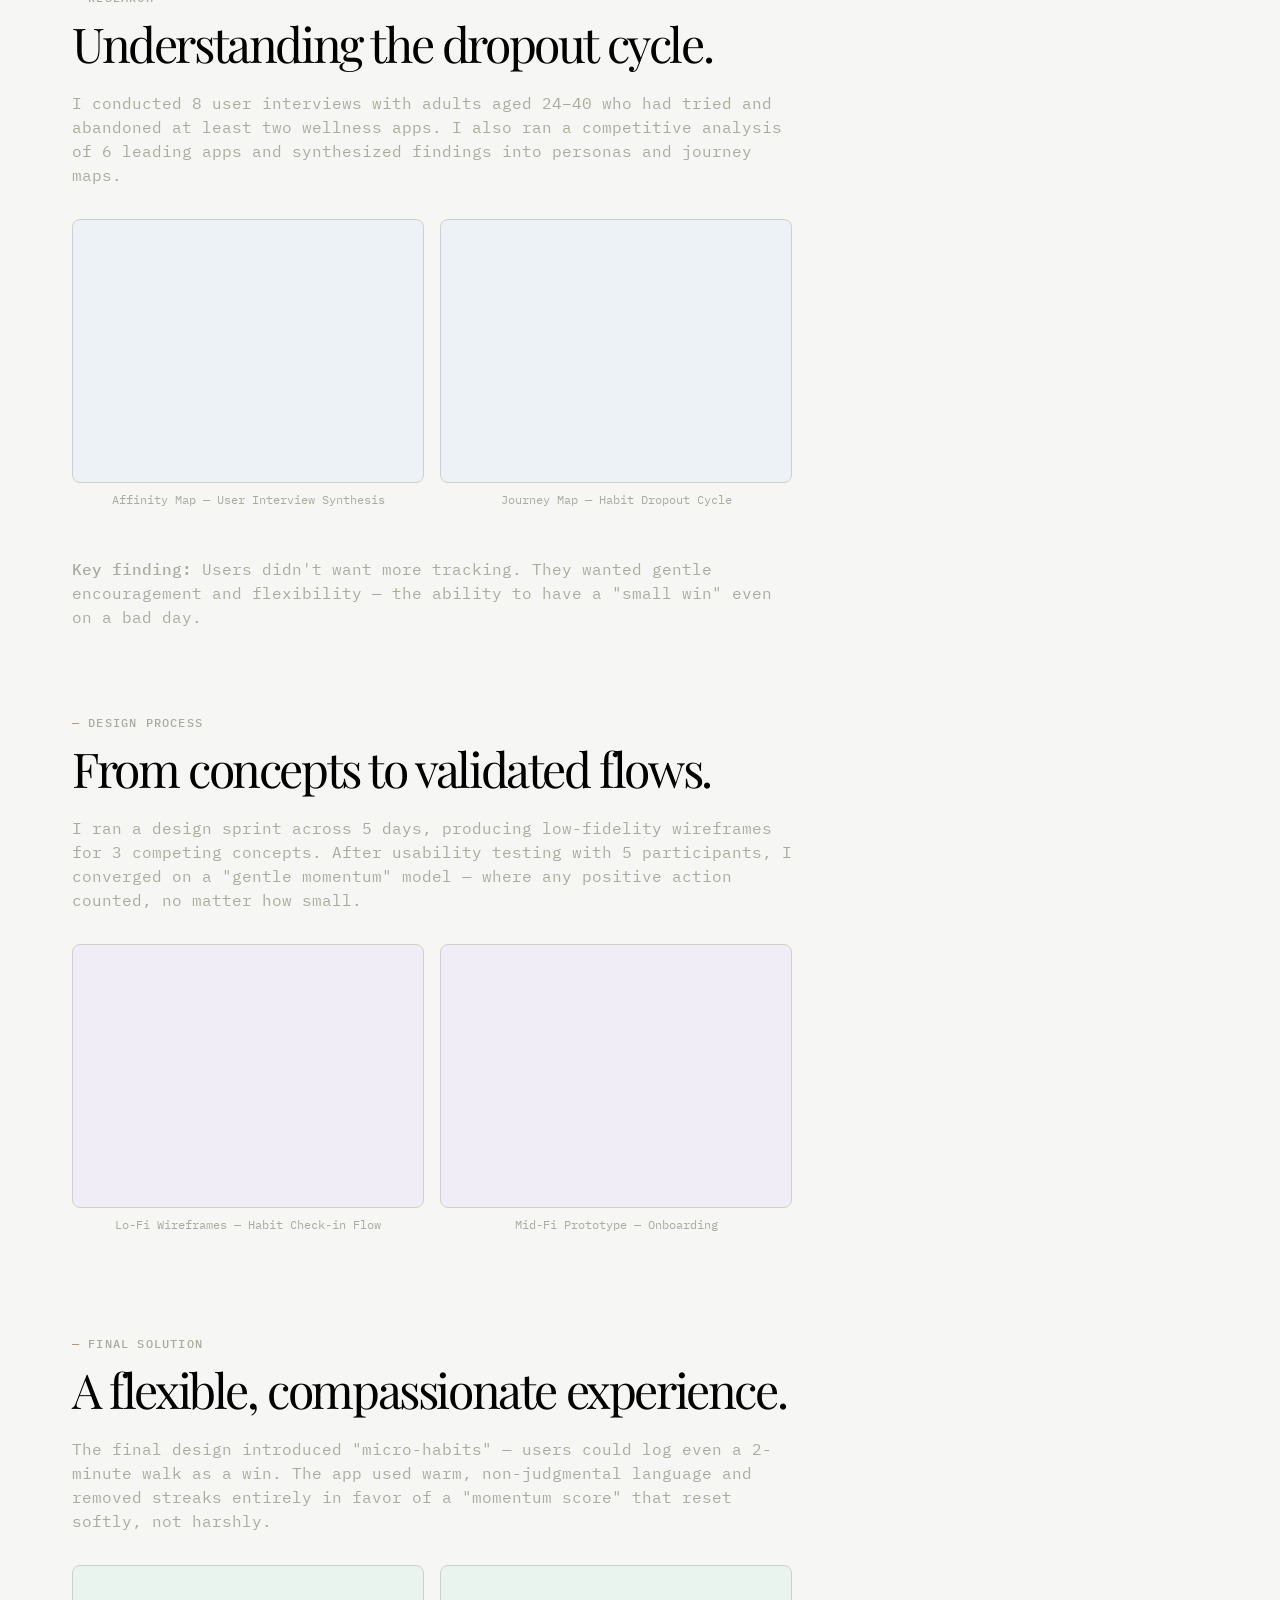
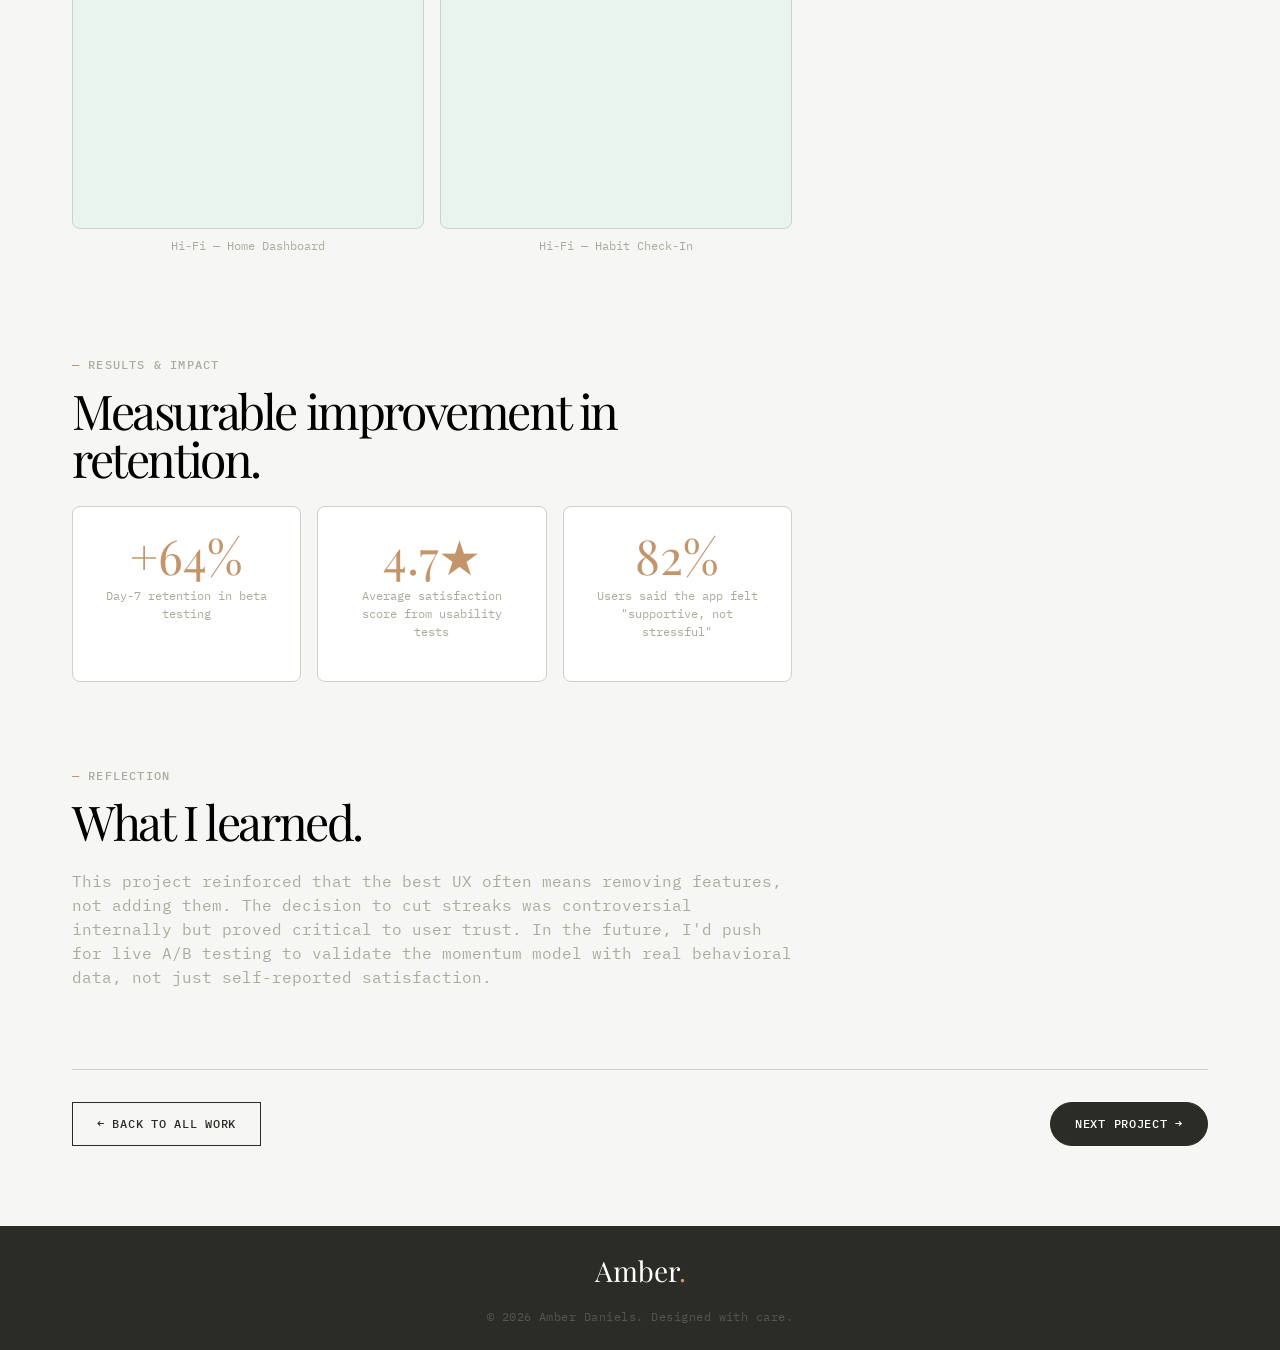
<file: project-bloom.html>
<!DOCTYPE html>
<html lang="en">
<head>
  <meta charset="UTF-8" />
  <meta name="viewport" content="width=device-width, initial-scale=1.0" />
  <title>Bloom App — Case Study | Amber Daniels</title>
  <meta name="description" content="UX case study: Bloom, a mobile wellness app designed around behavior change research." />
  <link rel="preconnect" href="https://fonts.googleapis.com" />
  <link rel="preconnect" href="https://fonts.gstatic.com" crossorigin />
  <link href="https://fonts.googleapis.com/css2?family=IBM+Plex+Mono:ital,wght@0,300;0,400;0,500;1,300;1,400&family=Playfair+Display:ital,wght@0,300;0,400;1,300;1,400&display=swap" rel="stylesheet" />
  <link rel="stylesheet" href="css/styles.css" />
</head>
<body>

  <!-- ── Navigation ── -->
  <nav aria-label="Main navigation">
    <a href="index.html" class="nav-logo">Amber<span>.</span></a>
    <ul class="nav-links">
      <li><a href="index.html">Home</a></li>
      <li><a href="about.html">About</a></li>
      <li><a href="work.html" class="nav-active">Work</a></li>
      <li><a href="feedback.html">Feedback</a></li>
      <li><a href="contact.html">Contact</a></li>
    </ul>
  </nav>

  <!-- ── Case Study Hero ── -->
  <section class="page-hero cs-hero">
    <div class="container">
      <a href="work.html" class="back-link">← All Projects</a>
      <span class="work-tag" style="margin-top: 1rem; display: inline-block;">Mobile · UX/UI Design</span>
      <h1>Bloom App</h1>
      <p class="cs-subtitle">A mobile wellness app built on behavior change research.</p>
      <div class="cs-meta-bar">
        <div class="cs-meta-item"><span class="cs-meta-label">Role</span><span>Lead UX Designer</span></div>
        <div class="cs-meta-item"><span class="cs-meta-label">Timeline</span><span>10 Weeks</span></div>
        <div class="cs-meta-item"><span class="cs-meta-label">Team</span><span>1 Designer · 2 Engineers · 1 PM</span></div>
        <div class="cs-meta-item"><span class="cs-meta-label">Tools</span><span>Figma · Maze · Miro</span></div>
      </div>
    </div>
  </section>

  <!-- ── Hero Image ── -->
  <div class="cs-hero-img" style="background: linear-gradient(135deg, #D4DDE8 0%, #B8C8DC 100%);" role="img" aria-label="Bloom App design mockup"></div>

  <div class="container cs-body">

    <!-- ── Problem Statement ── -->
    <section class="cs-section">
      <span class="section-tag">Problem</span>
      <h2>People want to build healthy habits — but most apps make it harder, not easier.</h2>
      <p>Most wellness apps overwhelm users with tracking, streaks, and guilt mechanics. Research showed that users would download a new app, engage for 3–5 days, then abandon it entirely. The challenge: design an experience that builds lasting habits without creating pressure or shame.</p>
      <div class="cs-callout">
        <strong>User Challenge:</strong> Users felt overwhelmed by all-or-nothing habit mechanics and lost motivation after missing a day.
      </div>
      <div class="cs-callout">
        <strong>Business Challenge:</strong> Retention beyond 7 days was under 12%. The product needed to differentiate on emotional design.
      </div>
    </section>

    <!-- ── Research ── -->
    <section class="cs-section">
      <span class="section-tag">Research</span>
      <h2>Understanding the dropout cycle.</h2>
      <p>I conducted 8 user interviews with adults aged 24–40 who had tried and abandoned at least two wellness apps. I also ran a competitive analysis of 6 leading apps and synthesized findings into personas and journey maps.</p>
      <div class="cs-artifact-grid">
        <div class="cs-artifact">
          <div class="cs-artifact-img" style="background: #EDF2F7;" aria-label="User interview affinity map placeholder"></div>
          <p>Affinity Map — User Interview Synthesis</p>
        </div>
        <div class="cs-artifact">
          <div class="cs-artifact-img" style="background: #EDF2F7;" aria-label="Journey map placeholder"></div>
          <p>Journey Map — Habit Dropout Cycle</p>
        </div>
      </div>
      <p><strong>Key finding:</strong> Users didn't want more tracking. They wanted gentle encouragement and flexibility — the ability to have a "small win" even on a bad day.</p>
    </section>

    <!-- ── Design Process ── -->
    <section class="cs-section">
      <span class="section-tag">Design Process</span>
      <h2>From concepts to validated flows.</h2>
      <p>I ran a design sprint across 5 days, producing low-fidelity wireframes for 3 competing concepts. After usability testing with 5 participants, I converged on a "gentle momentum" model — where any positive action counted, no matter how small.</p>
      <div class="cs-artifact-grid">
        <div class="cs-artifact">
          <div class="cs-artifact-img" style="background: #F0EDF7;" aria-label="Wireframe placeholder"></div>
          <p>Lo-Fi Wireframes — Habit Check-in Flow</p>
        </div>
        <div class="cs-artifact">
          <div class="cs-artifact-img" style="background: #F0EDF7;" aria-label="Prototype placeholder"></div>
          <p>Mid-Fi Prototype — Onboarding</p>
        </div>
      </div>
    </section>

    <!-- ── Solution ── -->
    <section class="cs-section">
      <span class="section-tag">Final Solution</span>
      <h2>A flexible, compassionate experience.</h2>
      <p>The final design introduced "micro-habits" — users could log even a 2-minute walk as a win. The app used warm, non-judgmental language and removed streaks entirely in favor of a "momentum score" that reset softly, not harshly.</p>
      <div class="cs-artifact-grid">
        <div class="cs-artifact">
          <div class="cs-artifact-img" style="background: #EAF4EE;" aria-label="Final design mockup placeholder"></div>
          <p>Hi-Fi — Home Dashboard</p>
        </div>
        <div class="cs-artifact">
          <div class="cs-artifact-img" style="background: #EAF4EE;" aria-label="Check-in screen placeholder"></div>
          <p>Hi-Fi — Habit Check-In</p>
        </div>
      </div>
    </section>

    <!-- ── Results ── -->
    <section class="cs-section">
      <span class="section-tag">Results &amp; Impact</span>
      <h2>Measurable improvement in retention.</h2>
      <div class="cs-results-grid">
        <div class="cs-result-card">
          <span class="cs-result-number">+64%</span>
          <p>Day-7 retention in beta testing</p>
        </div>
        <div class="cs-result-card">
          <span class="cs-result-number">4.7★</span>
          <p>Average satisfaction score from usability tests</p>
        </div>
        <div class="cs-result-card">
          <span class="cs-result-number">82%</span>
          <p>Users said the app felt "supportive, not stressful"</p>
        </div>
      </div>
    </section>

    <!-- ── Reflection ── -->
    <section class="cs-section">
      <span class="section-tag">Reflection</span>
      <h2>What I learned.</h2>
      <p>This project reinforced that the best UX often means removing features, not adding them. The decision to cut streaks was controversial internally but proved critical to user trust. In the future, I'd push for live A/B testing to validate the momentum model with real behavioral data, not just self-reported satisfaction.</p>
    </section>

    <!-- ── Navigation ── -->
    <div class="cs-nav-links">
      <a href="work.html" class="btn btn-outline">← Back to All Work</a>
      <a href="project-maeve.html" class="btn">Next Project →</a>
    </div>

  </div>

  <!-- ── Footer ── -->
  <footer>
    <div class="container footer-inner">
      <div class="footer-logo">Amber<span>.</span></div>
      <nav class="footer-nav" aria-label="Footer navigation">
        <a href="about.html">About</a>
        <a href="work.html">Work</a>
        <a href="feedback.html">Feedback</a>
        <a href="contact.html">Contact</a>
      </nav>
      <p class="footer-copy">&copy; 2026 Amber Daniels. Designed with care.</p>
    </div>
  </footer>

</body>
</html>
</file>
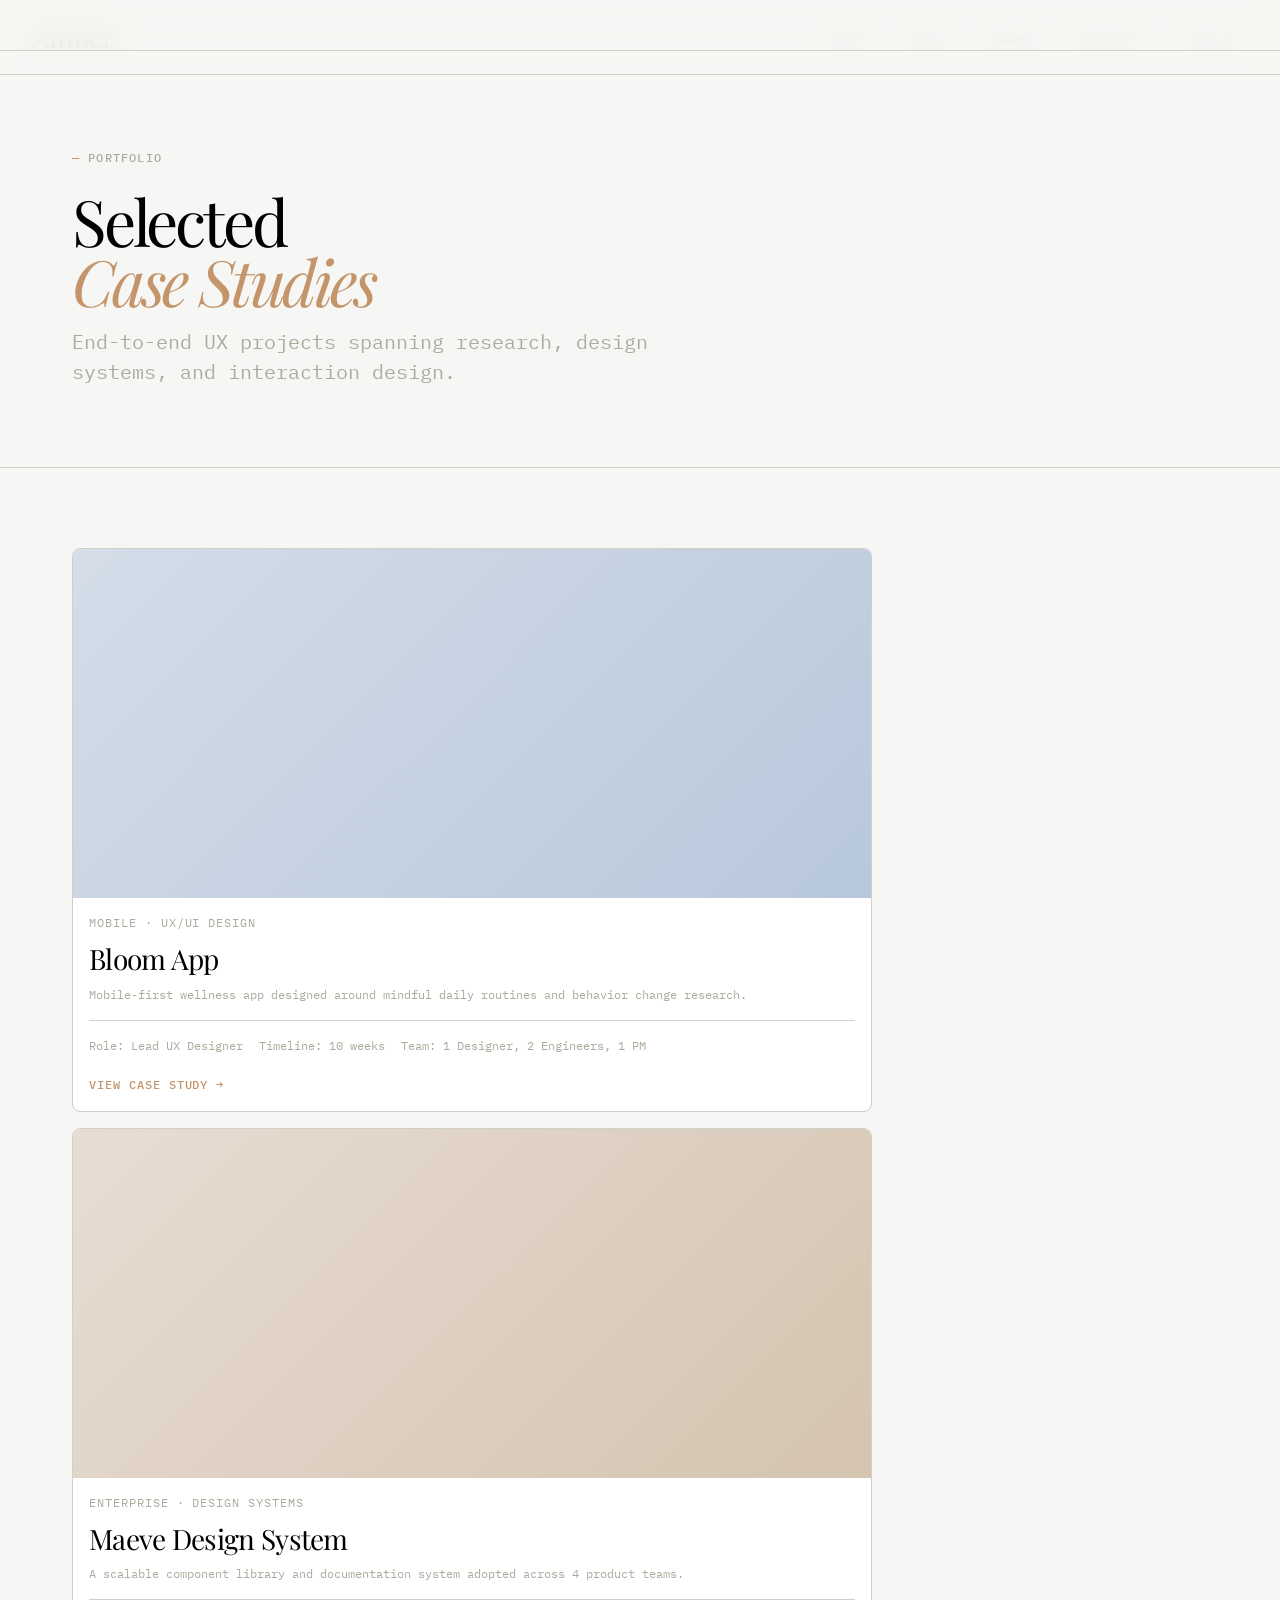
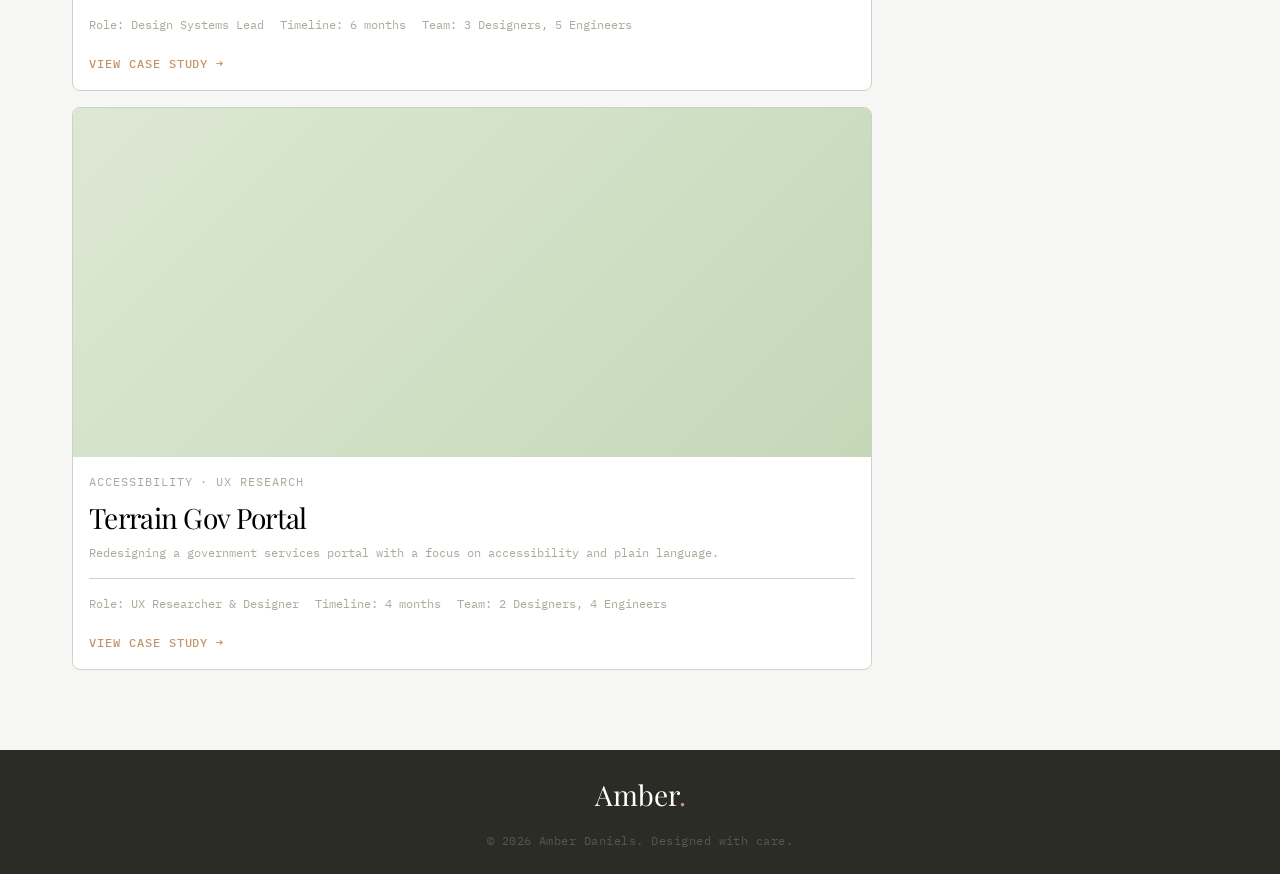
<file: work.html>
<!DOCTYPE html>
<html lang="en">
<head>
  <meta charset="UTF-8" />
  <meta name="viewport" content="width=device-width, initial-scale=1.0" />
  <title>Work — Amber Daniels, UX Designer</title>
  <meta name="description" content="UX case studies by Amber Daniels — mobile design, design systems, accessibility, and enterprise UX." />
  <meta property="og:title" content="Work — Amber Daniels, UX Designer" />
  <meta property="og:type" content="website" />
  <link rel="preconnect" href="https://fonts.googleapis.com" />
  <link rel="preconnect" href="https://fonts.gstatic.com" crossorigin />
  <link href="https://fonts.googleapis.com/css2?family=IBM+Plex+Mono:ital,wght@0,300;0,400;0,500;1,300;1,400&family=Playfair+Display:ital,wght@0,300;0,400;1,300;1,400&display=swap" rel="stylesheet" />
  <link rel="stylesheet" href="css/styles.css" />
</head>
<body>

  <!-- ── Navigation ── -->
  <nav aria-label="Main navigation">
    <a href="index.html" class="nav-logo">Amber<span>.</span></a>
    <ul class="nav-links">
      <li><a href="index.html">Home</a></li>
      <li><a href="about.html">About</a></li>
      <li><a href="work.html" class="nav-active">Work</a></li>
      <li><a href="feedback.html">Feedback</a></li>
      <li><a href="contact.html">Contact</a></li>
    </ul>
  </nav>

  <!-- ── Page Hero ── -->
  <section class="page-hero">
    <div class="container">
      <span class="section-tag">Portfolio</span>
      <h1>Selected<br><em>Case Studies</em></h1>
      <p>End-to-end UX projects spanning research, design systems, and interaction design.</p>
    </div>
  </section>

  <!-- ── Projects Grid ── -->
  <section class="section work-section">
    <div class="container">
      <div class="work-grid work-grid--full">

        <article class="work-card work-card--large">
          <a href="project-bloom.html" class="work-card-img-link">
            <div class="work-card-img" style="background: linear-gradient(135deg, #D4DDE8, #B8C8DC);" role="img" aria-label="Bloom App project">
              <span class="work-card-hover-label">View Case Study →</span>
            </div>
          </a>
          <div class="work-card-body">
            <span class="work-tag">Mobile · UX/UI Design</span>
            <h3>Bloom App</h3>
            <p>Mobile-first wellness app designed around mindful daily routines and behavior change research.</p>
            <div class="work-meta">
              <span>Role: Lead UX Designer</span>
              <span>Timeline: 10 weeks</span>
              <span>Team: 1 Designer, 2 Engineers, 1 PM</span>
            </div>
            <a href="project-bloom.html" class="work-card-link">View Case Study →</a>
          </div>
        </article>

        <article class="work-card work-card--large">
          <a href="project-maeve.html" class="work-card-img-link">
            <div class="work-card-img" style="background: linear-gradient(135deg, #E8DDD4, #D4C4B0);" role="img" aria-label="Maeve Design System project">
              <span class="work-card-hover-label">View Case Study →</span>
            </div>
          </a>
          <div class="work-card-body">
            <span class="work-tag">Enterprise · Design Systems</span>
            <h3>Maeve Design System</h3>
            <p>A scalable component library and documentation system adopted across 4 product teams.</p>
            <div class="work-meta">
              <span>Role: Design Systems Lead</span>
              <span>Timeline: 6 months</span>
              <span>Team: 3 Designers, 5 Engineers</span>
            </div>
            <a href="project-maeve.html" class="work-card-link">View Case Study →</a>
          </div>
        </article>

        <article class="work-card work-card--large">
          <a href="project-terrain.html" class="work-card-img-link">
            <div class="work-card-img" style="background: linear-gradient(135deg, #DDE8D4, #C4D8B8);" role="img" aria-label="Terrain Gov Portal project">
              <span class="work-card-hover-label">View Case Study →</span>
            </div>
          </a>
          <div class="work-card-body">
            <span class="work-tag">Accessibility · UX Research</span>
            <h3>Terrain Gov Portal</h3>
            <p>Redesigning a government services portal with a focus on accessibility and plain language.</p>
            <div class="work-meta">
              <span>Role: UX Researcher &amp; Designer</span>
              <span>Timeline: 4 months</span>
              <span>Team: 2 Designers, 4 Engineers</span>
            </div>
            <a href="project-terrain.html" class="work-card-link">View Case Study →</a>
          </div>
        </article>

      </div>
    </div>
  </section>

  <!-- ── Footer ── -->
  <footer>
    <div class="container footer-inner">
      <div class="footer-logo">Amber<span>.</span></div>
      <nav class="footer-nav" aria-label="Footer navigation">
        <a href="about.html">About</a>
        <a href="work.html">Work</a>
        <a href="feedback.html">Feedback</a>
        <a href="contact.html">Contact</a>
      </nav>
      <p class="footer-copy">&copy; 2026 Amber Daniels. Designed with care.</p>
    </div>
  </footer>

</body>
</html>
</file>
<file: css/styles.css>
/* ========================================
   AMBER DANIELS — UX Portfolio
   Design system: Editorial-minimalist
   Ref: DESIGN.md — "Editorial blueprint on parchment"
   ======================================== */

*, *::before, *::after {
  box-sizing: border-box;
  margin: 0;
  padding: 0;
}

/* ── Design Tokens ────────────────────── */

:root {
  /* Colors — DESIGN.md palette (amber substituted for accent-lime per user) */
  --color-canvas-parchment: #f6f6f4;
  --color-surface-white:    #ffffff;
  --color-charcoal-ink:     #2c2c26;
  --color-content-black:    #000000;
  --color-muted-stone:      #d0d0c8;
  --color-warm-gray:        #e8e7d9;
  --color-icon-gray:        #aaab9c;
  --color-border-khaki:     #57584b;
  --color-accent:           #C4956A; /* amber (user preference over #fff347 lime) */
  --color-accent-dark:      #A07244;
  --color-muted-gold:       #aaa674;

  /* Typography */
  --font-serif: 'Playfair Display', ui-serif, Georgia, serif;
  --font-mono:  'IBM Plex Mono', ui-monospace, Menlo, Monaco, Consolas, monospace;

  /* Type scale — DESIGN.md */
  --text-caption:     12px;
  --text-body:        16px;
  --text-subheading:  20px;
  --text-heading-sm:  28px;
  --text-heading:     32px;
  --text-heading-lg:  48px;
  --text-display:     64px;

  /* Spacing — 4px base */
  --spacing-4:   4px;
  --spacing-8:   8px;
  --spacing-12:  12px;
  --spacing-16:  16px;
  --spacing-24:  24px;
  --spacing-32:  32px;
  --spacing-64:  64px;
  --spacing-80:  80px;
  --spacing-128: 128px;

  /* Layout */
  --max-width:   1200px;
  --section-gap: 80px;

  /* Radii — DESIGN.md spec */
  --radius-cards:   8px;
  --radius-buttons: 9999px;
  --radius-nav:     3px;

  --transition: 0.2s ease;
}

/* ── Base ─────────────────────────────── */

html {
  scroll-behavior: smooth;
  font-size: 16px;
}

body {
  background: var(--color-canvas-parchment);
  color: var(--color-content-black);
  font-family: var(--font-mono);
  font-weight: 400;
  font-size: var(--text-body);
  line-height: 1.5;
  -webkit-font-smoothing: antialiased;
}

/* ── Typography ───────────────────────── */

h1, h2, h3, h4 {
  font-family: var(--font-serif);
  font-weight: 300;
  color: var(--color-content-black);
  line-height: 1;
}

h1 {
  font-size: clamp(2.5rem, 8vw, var(--text-display));
  line-height: 0.94;
  letter-spacing: -0.05em;
}

h2 {
  font-size: clamp(2rem, 5vw, var(--text-heading-lg));
  line-height: 1;
  letter-spacing: -0.05em;
}

h3 {
  font-size: var(--text-heading-sm);
  line-height: 1.33;
  letter-spacing: -0.025em;
}

/* Italic accent used sparingly in display headings */
em {
  font-style: italic;
  color: var(--color-accent);
}

p {
  font-family: var(--font-mono);
  font-size: var(--text-body);
  line-height: 1.5;
  color: var(--color-icon-gray);
}

a { color: inherit; text-decoration: none; }

strong { font-weight: 500; }

/* ── Layout ───────────────────────────── */

.container {
  width: 100%;
  max-width: var(--max-width);
  margin: 0 auto;
  padding: 0 var(--spacing-32);
}

.section    { padding: var(--spacing-80) 0; }
.section-sm { padding: var(--spacing-32) 0; }

.section-header {
  margin-bottom: var(--spacing-64);
}

.section-header p {
  margin-top: var(--spacing-16);
  max-width: 52ch;
}

.section-cta {
  text-align: center;
  margin-top: var(--spacing-64);
}

/* Section tag — mono uppercase label */
.section-tag {
  display: inline-flex;
  align-items: center;
  gap: var(--spacing-8);
  font-family: var(--font-mono);
  font-size: var(--text-caption);
  font-weight: 500;
  letter-spacing: 0.1em;
  text-transform: uppercase;
  color: var(--color-icon-gray);
  background: none;
  padding: 0;
  margin-bottom: var(--spacing-16);
}

.section-tag::before {
  content: '—';
  color: var(--color-accent);
  font-weight: 300;
}

/* ── Focus ────────────────────────────── */

:focus-visible {
  outline: 2px solid var(--color-accent);
  outline-offset: 3px;
  border-radius: var(--radius-nav);
}

/* ── Buttons ──────────────────────────── */

/* Primary: charcoal filled pill */
.btn {
  display: inline-flex;
  align-items: center;
  gap: var(--spacing-8);
  background: var(--color-charcoal-ink);
  color: var(--color-surface-white);
  font-family: var(--font-mono);
  font-size: var(--text-caption);
  font-weight: 500;
  letter-spacing: 0.06em;
  text-transform: uppercase;
  padding: var(--spacing-12) var(--spacing-24);
  border-radius: var(--radius-buttons);
  border: 1px solid var(--color-charcoal-ink);
  cursor: pointer;
  transition: background var(--transition), border-color var(--transition), color var(--transition);
}

.btn:hover {
  background: var(--color-content-black);
  border-color: var(--color-content-black);
}

/* Ghost: 0px radius, outlined — "sharp edges signify modern identity" */
.btn-outline {
  background: transparent;
  color: var(--color-charcoal-ink);
  border: 1px solid var(--color-charcoal-ink);
  border-radius: 0;
}

.btn-outline:hover {
  background: var(--color-charcoal-ink);
  color: var(--color-surface-white);
}

/* ── Navigation ───────────────────────── */

nav {
  position: fixed;
  top: 0;
  left: 0;
  right: 0;
  z-index: 100;
  display: flex;
  align-items: center;
  justify-content: space-between;
  padding: var(--spacing-16) var(--spacing-32);
  background: rgba(246, 246, 244, 0.92);
  backdrop-filter: blur(12px);
  -webkit-backdrop-filter: blur(12px);
  border-bottom: 1px solid var(--color-muted-stone);
}

.nav-logo {
  font-family: var(--font-serif);
  font-size: var(--text-heading-sm);
  font-weight: 400;
  color: var(--color-content-black);
  letter-spacing: -0.025em;
}

.nav-logo span { color: var(--color-accent); }

.nav-links {
  list-style: none;
  display: flex;
  gap: var(--spacing-32);
}

.nav-links a {
  font-family: var(--font-mono);
  font-size: var(--text-caption);
  font-weight: 400;
  color: var(--color-icon-gray);
  letter-spacing: 0.06em;
  text-transform: uppercase;
  transition: color var(--transition);
  padding: var(--spacing-4) var(--spacing-8);
  border-radius: var(--radius-nav);
}

.nav-links a:hover,
.nav-links a.nav-active {
  color: var(--color-content-black);
}

/* ── Page Hero (inner pages) ──────────── */

.page-hero {
  padding: calc(64px + var(--spacing-80)) 0 var(--spacing-80);
  background: var(--color-canvas-parchment);
  border-bottom: 1px solid var(--color-muted-stone);
}

.page-hero h1 {
  margin-top: var(--spacing-8);
  margin-bottom: var(--spacing-16);
}

.page-hero p {
  font-size: var(--text-subheading);
  max-width: 50ch;
}

.back-link {
  display: inline-block;
  font-family: var(--font-mono);
  font-size: var(--text-caption);
  font-weight: 400;
  text-transform: uppercase;
  letter-spacing: 0.08em;
  color: var(--color-icon-gray);
  margin-bottom: var(--spacing-24);
  transition: color var(--transition);
}

.back-link:hover { color: var(--color-content-black); }

/* ── Hero (Home) ──────────────────────── */

.hero {
  min-height: 100vh;
  display: flex;
  align-items: center;
  justify-content: space-between;
  gap: var(--spacing-64);
  padding: calc(64px + var(--spacing-80)) var(--spacing-32) var(--spacing-80);
  max-width: var(--max-width);
  margin: 0 auto;
}

.hero-content {
  max-width: 600px;
  flex-shrink: 0;
}

.hero-eyebrow {
  display: inline-block;
  font-family: var(--font-mono);
  font-size: var(--text-caption);
  font-weight: 500;
  letter-spacing: 0.1em;
  text-transform: uppercase;
  color: var(--color-icon-gray);
  margin-bottom: var(--spacing-24);
}

.hero h1 { margin-bottom: var(--spacing-24); }

.hero p {
  font-size: var(--text-subheading);
  line-height: 1.41;
  color: var(--color-icon-gray);
  margin-bottom: var(--spacing-32);
  max-width: 46ch;
}

.hero-ctas {
  display: flex;
  gap: var(--spacing-16);
  flex-wrap: wrap;
}

/* Profile image card */
.hero-profile {
  position: relative;
  flex-shrink: 0;
}

.profile-img-wrap { position: relative; z-index: 2; }

.profile-img-placeholder {
  width: 320px;
  height: 400px;
  border-radius: var(--radius-cards);
  background: var(--color-warm-gray);
  border: 1px solid var(--color-muted-stone);
  display: flex;
  align-items: center;
  justify-content: center;
  font-family: var(--font-serif);
  font-size: 5rem;
  font-weight: 300;
  color: var(--color-icon-gray);
  letter-spacing: -0.04em;
}

/* No decorative shapes — editorial style is flat */
.hero-decoration, .circle { display: none; }

/* ── Quick Intro Strip ────────────────── */

.intro-strip { background: var(--color-charcoal-ink); }

.intro-grid {
  display: grid;
  grid-template-columns: repeat(4, 1fr);
}

.intro-item {
  display: flex;
  flex-direction: column;
  gap: var(--spacing-8);
  padding: var(--spacing-32);
  border-right: 1px solid rgba(255, 255, 255, 0.07);
}

.intro-item:last-child { border-right: none; }

.intro-icon { font-size: 1.25rem; }

.intro-item strong {
  font-family: var(--font-mono);
  font-size: var(--text-body);
  font-weight: 500;
  color: var(--color-surface-white);
}

.intro-item p {
  font-size: var(--text-caption);
  color: rgba(255, 255, 255, 0.4);
  max-width: none;
  line-height: 1.5;
}

/* ── Work / Portfolio ─────────────────── */

.work-section { background: var(--color-canvas-parchment); }

.work-grid {
  display: grid;
  grid-template-columns: repeat(auto-fill, minmax(320px, 1fr));
  gap: var(--spacing-16);
}

.work-grid--full {
  grid-template-columns: 1fr;
  max-width: 800px;
}

.work-card {
  background: var(--color-surface-white);
  border-radius: var(--radius-cards);
  overflow: hidden;
  border: 1px solid var(--color-muted-stone);
  transition: transform var(--transition);
}

.work-card--large .work-card-img { aspect-ratio: 16 / 7; }

.work-card:hover { transform: translateY(-2px); }

.work-card-img-link { display: block; }

.work-card-img {
  width: 100%;
  aspect-ratio: 4 / 3;
  position: relative;
  overflow: hidden;
  display: flex;
  align-items: center;
  justify-content: center;
}

.work-card-hover-label {
  position: absolute;
  inset: 0;
  display: flex;
  align-items: center;
  justify-content: center;
  font-family: var(--font-mono);
  font-size: var(--text-caption);
  font-weight: 500;
  letter-spacing: 0.08em;
  text-transform: uppercase;
  color: var(--color-content-black);
  background: rgba(246, 246, 244, 0.82);
  opacity: 0;
  transition: opacity var(--transition);
  backdrop-filter: blur(4px);
}

.work-card:hover .work-card-hover-label { opacity: 1; }

.work-card-body { padding: var(--spacing-16); }

.work-tag {
  font-family: var(--font-mono);
  font-size: var(--text-caption);
  font-weight: 400;
  letter-spacing: 0.08em;
  text-transform: uppercase;
  color: var(--color-icon-gray);
  display: block;
  margin-bottom: var(--spacing-8);
}

.work-card-body h3 { margin-bottom: var(--spacing-8); }

.work-card-body p {
  font-size: var(--text-caption);
  max-width: none;
  margin-bottom: var(--spacing-16);
  line-height: 1.5;
}

.work-meta {
  display: flex;
  gap: var(--spacing-16);
  flex-wrap: wrap;
  font-family: var(--font-mono);
  font-size: var(--text-caption);
  color: var(--color-icon-gray);
  margin-bottom: var(--spacing-16);
  border-top: 1px solid var(--color-muted-stone);
  padding-top: var(--spacing-16);
}

.work-card-link {
  font-family: var(--font-mono);
  font-size: var(--text-caption);
  font-weight: 500;
  letter-spacing: 0.08em;
  text-transform: uppercase;
  color: var(--color-accent);
  transition: color var(--transition);
}

.work-card-link:hover { color: var(--color-accent-dark); }

/* ── About Page ───────────────────────── */

.about-section { background: var(--color-canvas-parchment); }

.about-grid {
  display: grid;
  grid-template-columns: 1fr 1.5fr;
  gap: var(--spacing-128);
  align-items: start;
}

.about-visual { position: relative; }

.about-img-placeholder {
  width: 100%;
  aspect-ratio: 3 / 4;
  max-width: 380px;
  background: var(--color-warm-gray);
  border: 1px solid var(--color-muted-stone);
  border-radius: var(--radius-cards);
  display: flex;
  align-items: center;
  justify-content: center;
  font-family: var(--font-serif);
  font-size: 5rem;
  font-weight: 300;
  color: var(--color-icon-gray);
  letter-spacing: -0.04em;
  overflow: hidden;
}

/* No decorative pseudo-element */
.about-img-placeholder::before { display: none; }

.about-tag-pill {
  position: absolute;
  bottom: -1rem;
  right: -1rem;
  background: var(--color-charcoal-ink);
  color: var(--color-surface-white);
  font-family: var(--font-mono);
  font-size: var(--text-caption);
  font-weight: 400;
  padding: var(--spacing-8) var(--spacing-16);
  border-radius: var(--radius-buttons);
  white-space: nowrap;
  letter-spacing: 0.04em;
}

.about-tag-pill::before {
  content: '● ';
  color: #5ECC7B;
  font-size: 0.6rem;
}

.about-text h2 { margin-bottom: var(--spacing-24); }

.about-text p {
  margin-bottom: var(--spacing-16);
  max-width: none;
}

.about-details {
  display: flex;
  flex-direction: column;
  gap: var(--spacing-12);
  margin: var(--spacing-32) 0;
  padding: var(--spacing-16);
  background: var(--color-surface-white);
  border-radius: var(--radius-cards);
  border: 1px solid var(--color-muted-stone);
}

.about-detail-item {
  display: flex;
  gap: var(--spacing-16);
  font-family: var(--font-mono);
  font-size: var(--text-caption);
}

.about-detail-label {
  font-weight: 500;
  color: var(--color-content-black);
  min-width: 100px;
  flex-shrink: 0;
}

.about-detail-item span:last-child { color: var(--color-icon-gray); }

/* ── Skills Section ───────────────────── */

.skills-section {
  background: var(--color-surface-white);
  border-top: 1px solid var(--color-muted-stone);
  border-bottom: 1px solid var(--color-muted-stone);
}

.skills-categories {
  display: grid;
  grid-template-columns: repeat(auto-fill, minmax(320px, 1fr));
  gap: var(--spacing-64);
}

.skills-group h3 {
  font-family: var(--font-mono);
  font-size: var(--text-caption);
  font-weight: 500;
  text-transform: uppercase;
  letter-spacing: 0.08em;
  color: var(--color-icon-gray);
  margin-bottom: var(--spacing-16);
  padding-bottom: var(--spacing-12);
  border-bottom: 1px solid var(--color-muted-stone);
}

.skills-list {
  display: flex;
  flex-wrap: wrap;
  gap: var(--spacing-8);
}

.skill-chip {
  font-family: var(--font-mono);
  font-size: var(--text-caption);
  font-weight: 400;
  color: var(--color-charcoal-ink);
  background: var(--color-canvas-parchment);
  border: 1px solid var(--color-muted-stone);
  padding: var(--spacing-4) var(--spacing-12);
  border-radius: var(--radius-buttons);
  transition: background var(--transition), border-color var(--transition);
}

.skill-chip:hover {
  background: var(--color-warm-gray);
  border-color: var(--color-border-khaki);
}

/* ── Interests ────────────────────────── */

.interests-section { background: var(--color-canvas-parchment); }

.interests-grid {
  display: grid;
  grid-template-columns: repeat(auto-fill, minmax(240px, 1fr));
  gap: var(--spacing-16);
}

.interest-card {
  background: var(--color-surface-white);
  border: 1px solid var(--color-muted-stone);
  border-radius: var(--radius-cards);
  padding: var(--spacing-24);
  transition: transform var(--transition);
}

.interest-card:hover { transform: translateY(-2px); }

.interest-icon {
  font-size: 1.5rem;
  display: block;
  margin-bottom: var(--spacing-12);
}

.interest-card h3 {
  font-size: var(--text-body);
  margin-bottom: var(--spacing-8);
}

.interest-card p {
  font-size: var(--text-caption);
  max-width: none;
  line-height: 1.5;
}

/* ── Weather Widget ───────────────────── */

.weather-section {
  background: var(--color-surface-white);
  border-top: 1px solid var(--color-muted-stone);
  border-bottom: 1px solid var(--color-muted-stone);
}

.weather-widget { display: flex; justify-content: center; }

.weather-inner {
  display: inline-flex;
  align-items: center;
  gap: var(--spacing-16);
  background: var(--color-canvas-parchment);
  border: 1px solid var(--color-muted-stone);
  border-radius: var(--radius-cards);
  padding: var(--spacing-12) var(--spacing-24);
}

.weather-icon { font-size: 1.75rem; }

.weather-info {
  display: flex;
  flex-direction: column;
  gap: 2px;
}

.weather-temp {
  font-family: var(--font-serif);
  font-size: var(--text-heading-sm);
  font-weight: 300;
  color: var(--color-content-black);
  line-height: 1;
}

.weather-desc,
.weather-location {
  font-family: var(--font-mono);
  font-size: var(--text-caption);
  color: var(--color-icon-gray);
}

.weather-loading {
  font-family: var(--font-mono);
  font-size: var(--text-caption);
  color: var(--color-icon-gray);
  padding: var(--spacing-12) var(--spacing-24);
}

/* ── Testimonials / Feedback ──────────── */

.feedback-preview-section {
  background: var(--color-surface-white);
  border-top: 1px solid var(--color-muted-stone);
}

.feedback-section { background: var(--color-canvas-parchment); }

.feedback-category { margin-bottom: var(--spacing-64); }
.feedback-category:last-child { margin-bottom: 0; }

.feedback-category-title {
  font-family: var(--font-mono);
  font-size: var(--text-caption);
  font-weight: 500;
  letter-spacing: 0.1em;
  text-transform: uppercase;
  color: var(--color-icon-gray);
  margin-bottom: var(--spacing-24);
  padding-bottom: var(--spacing-12);
  border-bottom: 1px solid var(--color-muted-stone);
}

.quotes-grid { display: grid; gap: var(--spacing-16); }
.quotes-grid--2 { grid-template-columns: repeat(auto-fill, minmax(320px, 1fr)); }
.quotes-grid--3 { grid-template-columns: repeat(auto-fill, minmax(280px, 1fr)); }

.quote-card {
  background: var(--color-surface-white);
  border: 1px solid var(--color-muted-stone);
  border-radius: var(--radius-cards);
  padding: var(--spacing-24);
  transition: transform var(--transition);
}

.feedback-preview-section .quote-card {
  background: var(--color-canvas-parchment);
}

.quote-card:hover { transform: translateY(-2px); }

/* Quote text uses Playfair italic — editorial feel */
.quote-text {
  font-family: var(--font-serif);
  font-size: var(--text-body);
  font-weight: 300;
  font-style: italic;
  color: var(--color-content-black);
  line-height: 1.6;
  margin-bottom: var(--spacing-24);
  max-width: none;
}

.quote-author {
  display: flex;
  align-items: center;
  gap: var(--spacing-12);
}

.quote-avatar {
  width: 36px;
  height: 36px;
  border-radius: var(--radius-cards);
  background: var(--color-warm-gray);
  border: 1px solid var(--color-muted-stone);
  color: var(--color-icon-gray);
  font-family: var(--font-mono);
  font-size: 10px;
  font-weight: 500;
  display: flex;
  align-items: center;
  justify-content: center;
  letter-spacing: 0.04em;
  flex-shrink: 0;
}

.quote-author strong {
  display: block;
  font-family: var(--font-mono);
  font-size: var(--text-caption);
  font-weight: 500;
  color: var(--color-content-black);
}

.quote-author span {
  display: block;
  font-family: var(--font-mono);
  font-size: var(--text-caption);
  color: var(--color-icon-gray);
}

/* ── Contact Page ─────────────────────── */

.contact-page-section { background: var(--color-canvas-parchment); }

.contact-page-grid {
  display: grid;
  grid-template-columns: 1.3fr 1fr;
  gap: var(--spacing-128);
  align-items: start;
}

.contact-form-wrap h2 { margin-bottom: var(--spacing-32); }

.contact-form {
  display: flex;
  flex-direction: column;
  gap: var(--spacing-16);
}

.form-group {
  display: flex;
  flex-direction: column;
  gap: var(--spacing-8);
}

.form-group label {
  font-family: var(--font-mono);
  font-size: var(--text-caption);
  font-weight: 500;
  color: var(--color-content-black);
  text-transform: uppercase;
  letter-spacing: 0.06em;
}

.form-group label span { color: var(--color-accent); }

.form-group input,
.form-group textarea {
  width: 100%;
  padding: var(--spacing-12) var(--spacing-16);
  font-family: var(--font-mono);
  font-size: var(--text-body);
  color: var(--color-content-black);
  background: var(--color-surface-white);
  border: 1px solid var(--color-muted-stone);
  border-radius: var(--radius-cards);
  transition: border-color var(--transition);
  resize: vertical;
}

.form-group input::placeholder,
.form-group textarea::placeholder {
  color: var(--color-icon-gray);
}

.form-group input:focus,
.form-group textarea:focus {
  outline: none;
  border-color: var(--color-border-khaki);
}

.form-group input[aria-invalid="true"],
.form-group textarea[aria-invalid="true"] {
  border-color: #c0392b;
}

.form-error {
  font-family: var(--font-mono);
  font-size: var(--text-caption);
  color: #c0392b;
  min-height: 1.1rem;
}

.form-success {
  background: var(--color-surface-white);
  border: 1px solid var(--color-muted-stone);
  border-left: 3px solid #5ECC7B;
  border-radius: var(--radius-cards);
  padding: var(--spacing-16);
  font-family: var(--font-mono);
  font-size: var(--text-caption);
  color: var(--color-content-black);
}

.contact-info h2 { margin-bottom: var(--spacing-16); }

.contact-info h3 {
  margin-top: var(--spacing-32);
  margin-bottom: var(--spacing-16);
  font-family: var(--font-mono);
  font-size: var(--text-caption);
  font-weight: 500;
  text-transform: uppercase;
  letter-spacing: 0.08em;
  color: var(--color-icon-gray);
}

.contact-email-link {
  font-family: var(--font-mono);
  font-size: var(--text-body);
  color: var(--color-accent);
  font-weight: 400;
  border-bottom: 1px solid var(--color-muted-stone);
  padding-bottom: 2px;
  transition: color var(--transition), border-color var(--transition);
}

.contact-email-link:hover {
  color: var(--color-accent-dark);
  border-color: var(--color-accent);
}

.social-links--vertical {
  display: flex;
  flex-direction: column;
}

.social-link-item {
  display: flex;
  align-items: center;
  gap: var(--spacing-12);
  font-family: var(--font-mono);
  font-size: var(--text-caption);
  color: var(--color-icon-gray);
  transition: color var(--transition);
  padding: var(--spacing-12) 0;
  border-bottom: 1px solid var(--color-muted-stone);
}

.social-link-item:hover { color: var(--color-content-black); }

.social-icon {
  width: 28px;
  height: 28px;
  border-radius: var(--radius-nav);
  background: var(--color-warm-gray);
  border: 1px solid var(--color-muted-stone);
  color: var(--color-icon-gray);
  display: flex;
  align-items: center;
  justify-content: center;
  font-size: 10px;
  font-weight: 700;
  letter-spacing: 0.02em;
  flex-shrink: 0;
}

.contact-availability {
  display: flex;
  align-items: center;
  gap: var(--spacing-12);
  margin-top: var(--spacing-32);
  padding: var(--spacing-16);
  background: var(--color-surface-white);
  border-radius: var(--radius-cards);
  border: 1px solid var(--color-muted-stone);
}

.availability-dot {
  width: 8px;
  height: 8px;
  border-radius: 50%;
  background: #5ECC7B;
  flex-shrink: 0;
  animation: pulse-dot 2s ease-in-out infinite;
}

@keyframes pulse-dot {
  0%, 100% { box-shadow: 0 0 0 0 rgba(94, 204, 123, 0.5); }
  50%       { box-shadow: 0 0 0 4px rgba(94, 204, 123, 0); }
}

.contact-availability p {
  font-family: var(--font-mono);
  font-size: var(--text-caption);
  color: var(--color-content-black);
  max-width: none;
}

/* ── Case Study Pages ─────────────────── */

.cs-hero { background: var(--color-charcoal-ink); color: var(--color-surface-white); }

.cs-hero h1 { color: var(--color-surface-white); }

.cs-hero .section-tag {
  color: rgba(255, 255, 255, 0.4);
}

.cs-hero .section-tag::before { color: var(--color-accent); }

.cs-hero .work-tag {
  font-family: var(--font-mono);
  color: rgba(255, 255, 255, 0.45);
}

.cs-hero .back-link { color: rgba(255, 255, 255, 0.4); }
.cs-hero .back-link:hover { color: rgba(255, 255, 255, 0.75); }

.cs-subtitle {
  font-family: var(--font-mono);
  font-size: var(--text-subheading);
  color: rgba(255, 255, 255, 0.55);
  margin-top: var(--spacing-12);
  margin-bottom: var(--spacing-32);
  max-width: 54ch;
  line-height: 1.41;
}

.cs-meta-bar {
  display: flex;
  gap: var(--spacing-64);
  flex-wrap: wrap;
  padding-top: var(--spacing-32);
  border-top: 1px solid rgba(255, 255, 255, 0.08);
}

.cs-meta-item {
  display: flex;
  flex-direction: column;
  gap: var(--spacing-4);
}

.cs-meta-label {
  font-family: var(--font-mono);
  font-size: var(--text-caption);
  letter-spacing: 0.08em;
  text-transform: uppercase;
  color: rgba(255, 255, 255, 0.3);
}

.cs-meta-item span:last-child {
  font-family: var(--font-mono);
  font-size: var(--text-caption);
  color: rgba(255, 255, 255, 0.7);
}

.cs-hero-img {
  width: 100%;
  height: 400px;
}

.cs-body { padding: var(--spacing-80) var(--spacing-32); }

.cs-section {
  margin-bottom: var(--spacing-80);
  max-width: 720px;
}

.cs-section .section-tag { margin-bottom: var(--spacing-12); }
.cs-section h2 { margin-bottom: var(--spacing-24); }

.cs-section p {
  max-width: none;
  margin-bottom: var(--spacing-16);
}

.cs-callout {
  background: var(--color-surface-white);
  border: 1px solid var(--color-muted-stone);
  border-left: 3px solid var(--color-accent);
  border-radius: 0 var(--radius-cards) var(--radius-cards) 0;
  padding: var(--spacing-16);
  font-family: var(--font-mono);
  font-size: var(--text-caption);
  color: var(--color-content-black);
  margin-bottom: var(--spacing-16);
  line-height: 1.5;
}

.cs-artifact-grid {
  display: grid;
  grid-template-columns: repeat(auto-fill, minmax(280px, 1fr));
  gap: var(--spacing-16);
  margin: var(--spacing-32) 0;
}

.cs-artifact p {
  font-family: var(--font-mono);
  font-size: var(--text-caption);
  margin-top: var(--spacing-8);
  text-align: center;
  color: var(--color-icon-gray);
  max-width: none;
}

.cs-artifact-img {
  width: 100%;
  aspect-ratio: 4 / 3;
  border-radius: var(--radius-cards);
  border: 1px solid var(--color-muted-stone);
}

.cs-results-grid {
  display: grid;
  grid-template-columns: repeat(3, 1fr);
  gap: var(--spacing-16);
  margin-top: var(--spacing-24);
}

.cs-result-card {
  background: var(--color-surface-white);
  border: 1px solid var(--color-muted-stone);
  border-radius: var(--radius-cards);
  padding: var(--spacing-24);
  text-align: center;
}

.cs-result-number {
  display: block;
  font-family: var(--font-serif);
  font-size: var(--text-heading-lg);
  font-weight: 300;
  color: var(--color-accent);
  margin-bottom: var(--spacing-8);
  line-height: 1;
}

.cs-result-card p {
  font-family: var(--font-mono);
  font-size: var(--text-caption);
  text-align: center;
  max-width: none;
  line-height: 1.5;
}

.cs-nav-links {
  display: flex;
  justify-content: space-between;
  align-items: center;
  flex-wrap: wrap;
  gap: var(--spacing-16);
  padding-top: var(--spacing-32);
  border-top: 1px solid var(--color-muted-stone);
}

/* ── Footer ───────────────────────────── */

footer {
  background: var(--color-charcoal-ink);
  padding: var(--spacing-24) 0;
}

.footer-inner {
  display: flex;
  flex-direction: column;
  align-items: center;
  gap: var(--spacing-16);
  text-align: center;
}

.footer-logo {
  font-family: var(--font-serif);
  font-size: var(--text-heading-sm);
  font-weight: 400;
  color: var(--color-surface-white);
}

.footer-logo span { color: var(--color-accent); }

.footer-nav {
  display: flex;
  gap: var(--spacing-32);
  flex-wrap: wrap;
  justify-content: center;
}

.footer-nav a {
  font-family: var(--font-mono);
  font-size: var(--text-caption);
  letter-spacing: 0.08em;
  text-transform: uppercase;
  color: rgba(255, 255, 255, 0.3);
  transition: color var(--transition);
}

.footer-nav a:hover { color: rgba(255, 255, 255, 0.65); }

.footer-copy {
  font-family: var(--font-mono);
  font-size: var(--text-caption);
  color: rgba(255, 255, 255, 0.2);
  max-width: none;
  letter-spacing: 0.04em;
}

/* ── Responsive ───────────────────────── */

@media (max-width: 1024px) {
  .hero {
    gap: var(--spacing-32);
    padding-top: calc(64px + var(--spacing-64));
  }

  .profile-img-placeholder {
    width: 260px;
    height: 320px;
  }

  .about-grid { gap: var(--spacing-64); }
  .contact-page-grid { gap: var(--spacing-64); }
}

@media (max-width: 900px) {
  .hero {
    flex-direction: column;
    min-height: auto;
    padding-top: calc(64px + var(--spacing-64));
    text-align: center;
    align-items: center;
  }

  .hero-ctas { justify-content: center; }
  .hero p { margin-left: auto; margin-right: auto; }

  .about-grid,
  .contact-page-grid {
    grid-template-columns: 1fr;
    gap: var(--spacing-64);
  }

  .about-visual { max-width: 320px; margin: 0 auto; }
  .about-tag-pill { right: 0; }

  .intro-grid { grid-template-columns: repeat(2, 1fr); }

  .cs-results-grid { grid-template-columns: 1fr; }
}

@media (max-width: 640px) {
  nav { padding: var(--spacing-16); }

  .nav-links { gap: var(--spacing-16); }
  .nav-links a { font-size: 10px; }

  .container { padding: 0 var(--spacing-16); }

  .section { padding: var(--spacing-64) 0; }
  .page-hero { padding-top: calc(64px + var(--spacing-64)); }

  .work-grid,
  .work-grid--full { grid-template-columns: 1fr; }

  .intro-grid { grid-template-columns: 1fr; }

  .quotes-grid--2,
  .quotes-grid--3 { grid-template-columns: 1fr; }

  .cs-meta-bar { gap: var(--spacing-32); }
}
</file>
